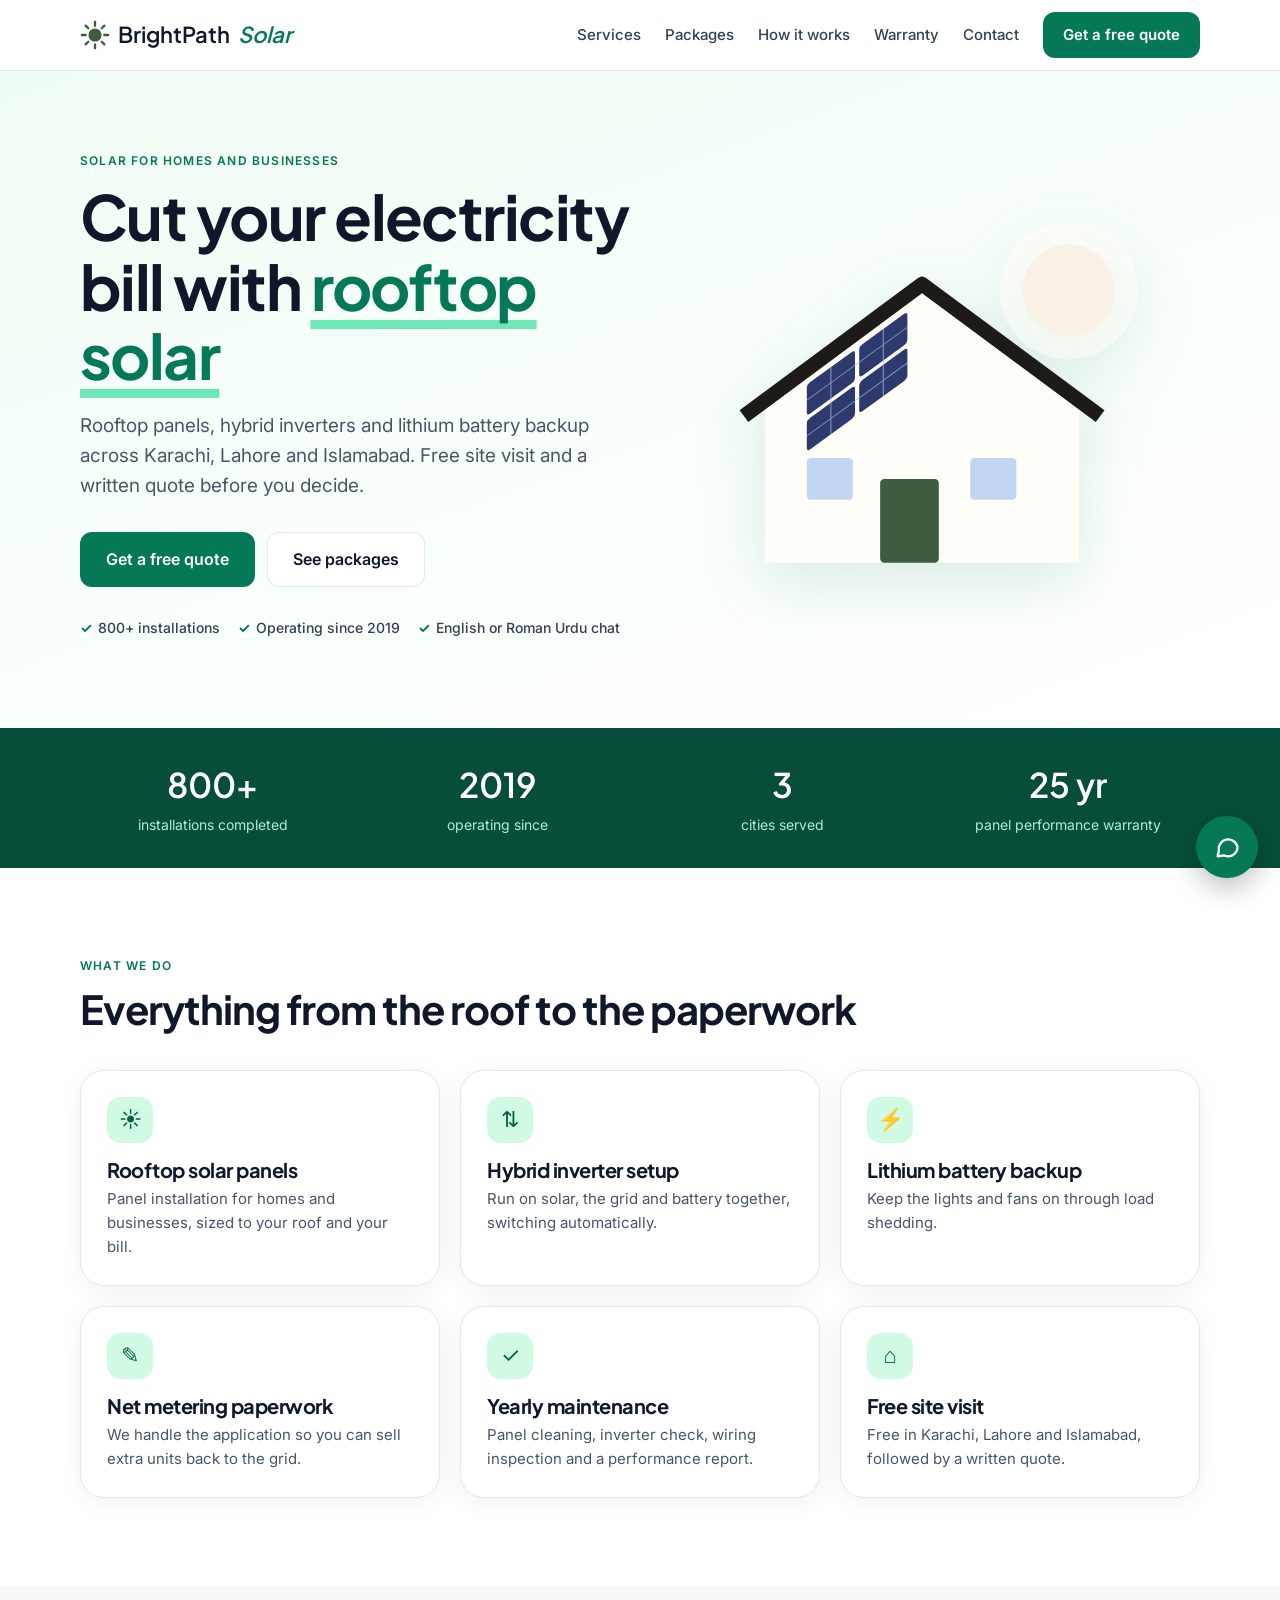
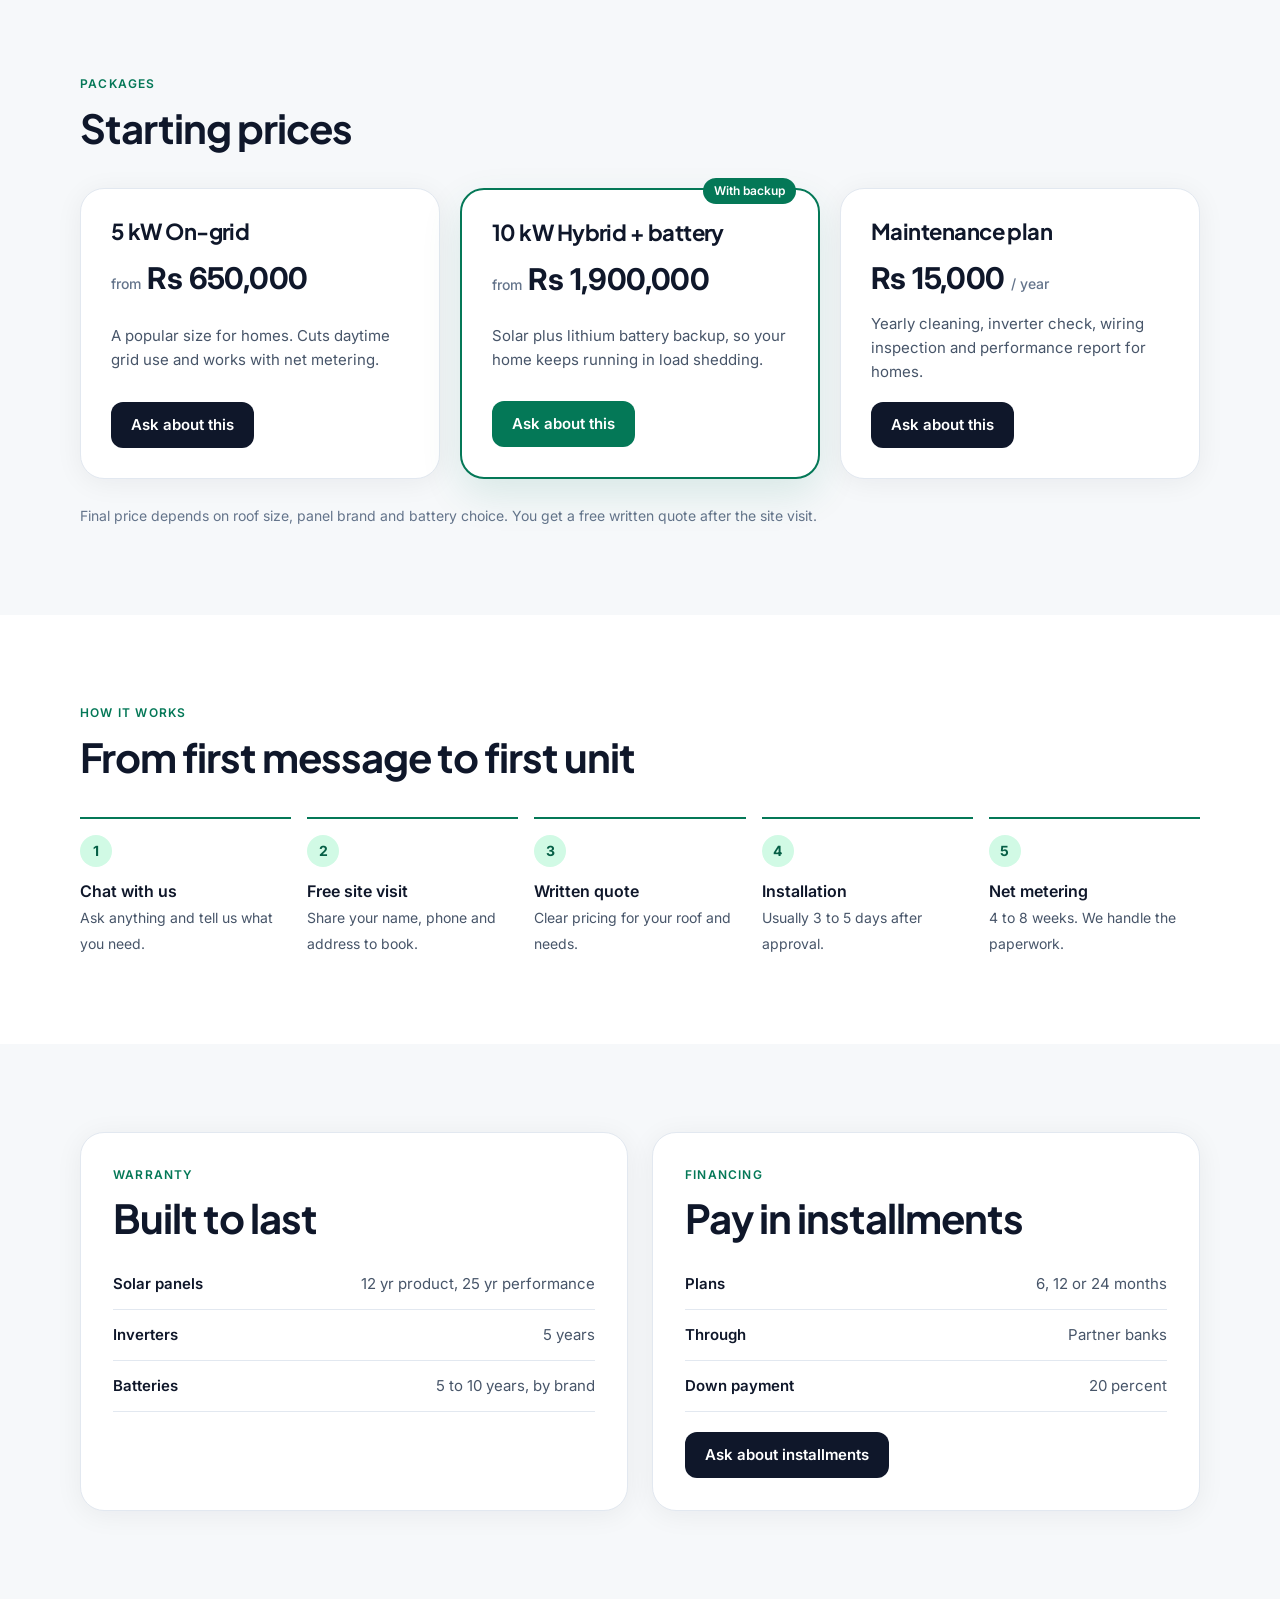
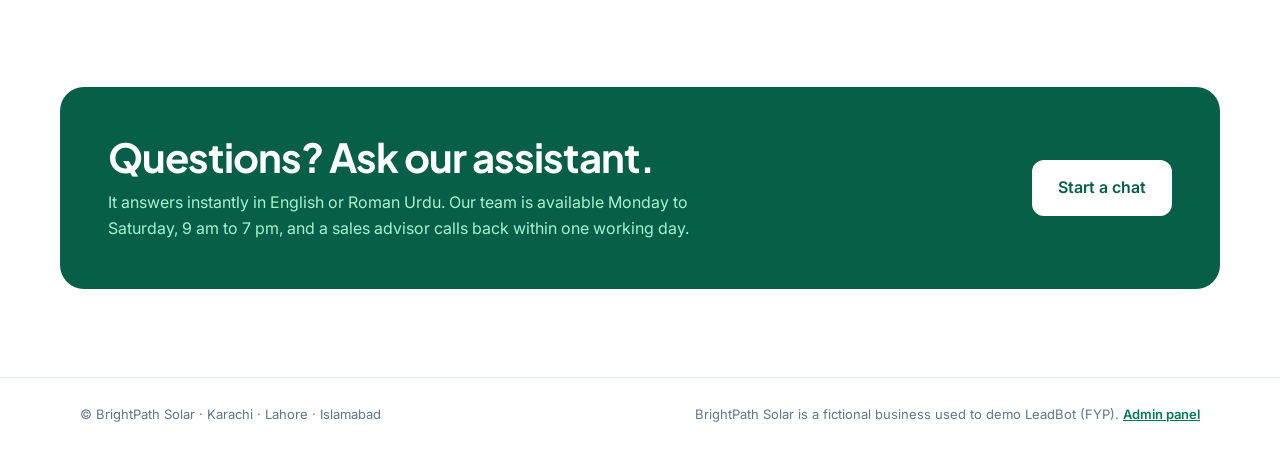
<file: static/index.html>
<!doctype html>
<html lang="en">
<head>
  <meta charset="utf-8">
  <meta name="viewport" content="width=device-width, initial-scale=1">
  <title>BrightPath Solar | Rooftop solar in Karachi, Lahore and Islamabad</title>
  <link rel="stylesheet" href="/static/fonts/fonts.css">
  <link rel="stylesheet" href="/static/site.css">
</head>
<body>
  <!-- Prices, warranties and policies on this page match kb/business.md, the knowledge base the chatbot answers from. -->
  <header class="nav">
    <div class="wrap nav-in">
      <a class="logo" href="#top">
        <svg viewBox="0 0 32 32" aria-hidden="true"><circle cx="16" cy="16" r="7" fill="#3E5C3F"/><g stroke="#3E5C3F" stroke-width="2.5" stroke-linecap="round"><path d="M16 2v4M16 26v4M2 16h4M26 16h4M6 6l2.8 2.8M23.2 23.2 26 26M6 26l2.8-2.8M23.2 8.8 26 6"/></g></svg>
        BrightPath <span>Solar</span>
      </a>
      <nav class="links">
        <a href="#services">Services</a>
        <a href="#packages">Packages</a>
        <a href="#process">How it works</a>
        <a href="#warranty">Warranty</a>
        <a href="#contact">Contact</a>
      </nav>
      <button class="btn btn-sun" data-chat>Get a free quote</button>
    </div>
  </header>

  <section class="hero" id="top">
    <div class="wrap hero-in">
      <div>
        <p class="eyebrow">Solar for homes and businesses</p>
        <h1>Cut your electricity bill with <em>rooftop solar</em></h1>
        <p class="lead">Rooftop panels, hybrid inverters and lithium battery backup across Karachi, Lahore and Islamabad. Free site visit and a written quote before you decide.</p>
        <div class="cta">
          <button class="btn btn-sun btn-lg" data-chat="I'd like a free quote for solar">Get a free quote</button>
          <a class="btn btn-ghost btn-lg" href="#packages">See packages</a>
        </div>
        <ul class="trust">
          <li>800+ installations</li>
          <li>Operating since 2019</li>
          <li>English or Roman Urdu chat</li>
        </ul>
      </div>
      <svg class="hero-art" viewBox="0 0 420 340" aria-hidden="true">
        <circle cx="330" cy="70" r="44" fill="#F2E3CF"/>
        <circle cx="330" cy="70" r="66" fill="#FFFDF8" opacity=".55"/>
        <path d="M40 330V180l150-110 150 110v150z" fill="#FFFDF8"/>
        <path d="M20 190 190 64l170 126" fill="none" stroke="#1C1B18" stroke-width="14" stroke-linejoin="round"/>
        <g transform="translate(80 160) skewY(-36)" fill="#2E3A6E">
          <rect width="46" height="30" rx="3"/><rect x="50" width="46" height="30" rx="3"/>
          <rect y="34" width="46" height="30" rx="3"/><rect x="50" y="34" width="46" height="30" rx="3"/>
        </g>
        <g transform="translate(80 160) skewY(-36)" stroke="#A5C1E8" stroke-width="1" opacity=".7">
          <path d="M23 0v64M73 0v64M0 15h96M0 49h96"/>
        </g>
        <rect x="150" y="250" width="56" height="80" rx="4" fill="#3E5C3F"/>
        <rect x="80" y="230" width="44" height="40" rx="4" fill="#C2D5F2"/>
        <rect x="236" y="230" width="44" height="40" rx="4" fill="#C2D5F2"/>
      </svg>
    </div>
  </section>

  <section class="stats">
    <div class="wrap stats-in">
      <div><b>800+</b><span>installations completed</span></div>
      <div><b>2019</b><span>operating since</span></div>
      <div><b>3</b><span>cities served</span></div>
      <div><b>25 yr</b><span>panel performance warranty</span></div>
    </div>
  </section>

  <section id="services" class="section">
    <div class="wrap">
      <p class="eyebrow">What we do</p>
      <h2>Everything from the roof to the paperwork</h2>
      <div class="grid3">
        <article class="card"><div class="ico">&#9728;</div><h3>Rooftop solar panels</h3><p>Panel installation for homes and businesses, sized to your roof and your bill.</p></article>
        <article class="card"><div class="ico">&#8645;</div><h3>Hybrid inverter setup</h3><p>Run on solar, the grid and battery together, switching automatically.</p></article>
        <article class="card"><div class="ico">&#9889;</div><h3>Lithium battery backup</h3><p>Keep the lights and fans on through load shedding.</p></article>
        <article class="card"><div class="ico">&#9998;</div><h3>Net metering paperwork</h3><p>We handle the application so you can sell extra units back to the grid.</p></article>
        <article class="card"><div class="ico">&#10003;</div><h3>Yearly maintenance</h3><p>Panel cleaning, inverter check, wiring inspection and a performance report.</p></article>
        <article class="card"><div class="ico">&#8962;</div><h3>Free site visit</h3><p>Free in Karachi, Lahore and Islamabad, followed by a written quote.</p></article>
      </div>
    </div>
  </section>

  <section id="packages" class="section alt">
    <div class="wrap">
      <p class="eyebrow">Packages</p>
      <h2>Starting prices</h2>
      <div class="grid3">
        <article class="price">
          <h3>5 kW On-grid</h3>
          <p class="amt"><small>from</small> Rs 650,000</p>
          <p>A popular size for homes. Cuts daytime grid use and works with net metering.</p>
          <button class="btn btn-dark" data-chat="How much is a 5 kW on-grid system?">Ask about this</button>
        </article>
        <article class="price featured">
          <span class="tag">With backup</span>
          <h3>10 kW Hybrid + battery</h3>
          <p class="amt"><small>from</small> Rs 1,900,000</p>
          <p>Solar plus lithium battery backup, so your home keeps running in load shedding.</p>
          <button class="btn btn-sun" data-chat="Tell me about the 10 kW hybrid system with battery">Ask about this</button>
        </article>
        <article class="price">
          <h3>Maintenance plan</h3>
          <p class="amt">Rs 15,000 <small>/ year</small></p>
          <p>Yearly cleaning, inverter check, wiring inspection and performance report for homes.</p>
          <button class="btn btn-dark" data-chat="What does the yearly maintenance plan include?">Ask about this</button>
        </article>
      </div>
      <p class="fine">Final price depends on roof size, panel brand and battery choice. You get a free written quote after the site visit.</p>
    </div>
  </section>

  <section id="process" class="section">
    <div class="wrap">
      <p class="eyebrow">How it works</p>
      <h2>From first message to first unit</h2>
      <ol class="steps">
        <li><b>Chat with us</b><span>Ask anything and tell us what you need.</span></li>
        <li><b>Free site visit</b><span>Share your name, phone and address to book.</span></li>
        <li><b>Written quote</b><span>Clear pricing for your roof and needs.</span></li>
        <li><b>Installation</b><span>Usually 3 to 5 days after approval.</span></li>
        <li><b>Net metering</b><span>4 to 8 weeks. We handle the paperwork.</span></li>
      </ol>
    </div>
  </section>

  <section id="warranty" class="section alt">
    <div class="wrap two">
      <div class="panel">
        <p class="eyebrow">Warranty</p>
        <h2>Built to last</h2>
        <ul class="list">
          <li><b>Solar panels</b><span>12 yr product, 25 yr performance</span></li>
          <li><b>Inverters</b><span>5 years</span></li>
          <li><b>Batteries</b><span>5 to 10 years, by brand</span></li>
        </ul>
      </div>
      <div class="panel">
        <p class="eyebrow">Financing</p>
        <h2>Pay in installments</h2>
        <ul class="list">
          <li><b>Plans</b><span>6, 12 or 24 months</span></li>
          <li><b>Through</b><span>Partner banks</span></li>
          <li><b>Down payment</b><span>20 percent</span></li>
        </ul>
        <button class="btn btn-dark" data-chat="Do you offer installments?">Ask about installments</button>
      </div>
    </div>
  </section>

  <section id="contact" class="section">
    <div class="wrap banner">
      <div>
        <h2>Questions? Ask our assistant.</h2>
        <p>It answers instantly in English or Roman Urdu. Our team is available Monday to Saturday, 9 am to 7 pm, and a sales advisor calls back within one working day.</p>
      </div>
      <button class="btn btn-sun btn-lg" data-chat>Start a chat</button>
    </div>
  </section>

  <footer class="foot">
    <div class="wrap foot-in">
      <span>&copy; BrightPath Solar &middot; Karachi &middot; Lahore &middot; Islamabad</span>
      <span>BrightPath Solar is a fictional business used to demo LeadBot (FYP). <a href="/admin">Admin panel</a></span>
    </div>
  </footer>

  <script src="/static/widget.js" data-title="BrightPath Assistant" defer></script>
  <script>
    // Any button with data-chat opens the chatbot (and sends its text, if it has one)
    document.querySelectorAll("[data-chat]").forEach(b => b.addEventListener("click", () => {
      if (window.LeadBot) window.LeadBot.open(b.dataset.chat || "");
    }));
  </script>
</body>
</html>
</file>
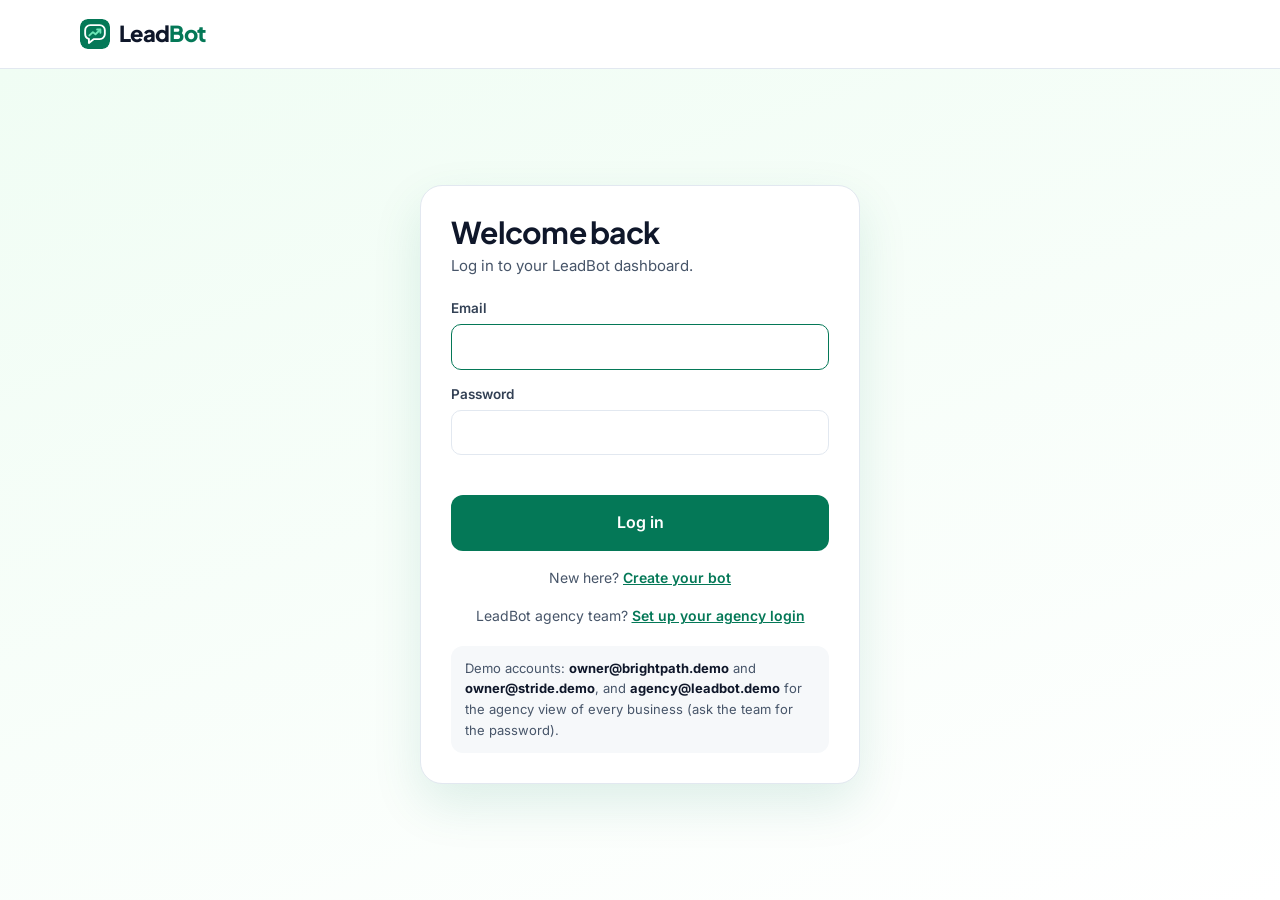
<file: static/auth.html>
<!doctype html>
<html lang="en">
<head>
  <meta charset="utf-8">
  <meta name="viewport" content="width=device-width, initial-scale=1">
  <title>LeadBot | Sign up or log in</title>
  <link rel="icon" href="/static/brand/favicon.svg" type="image/svg+xml">
  <link rel="icon" href="/static/brand/favicon-32.png" sizes="32x32" type="image/png">
  <link rel="apple-touch-icon" href="/static/brand/apple-touch-icon.png">
  <link rel="manifest" href="/static/brand/site.webmanifest">
  <meta name="theme-color" content="#047857">
  <link rel="stylesheet" href="/static/fonts/fonts.css">
  <link rel="stylesheet" href="/static/product.css">
</head>
<body>
  <header class="nav">
    <div class="wrap nav-in">
      <a class="logo" href="/">
        <img class="mark" src="/static/brand/logo-mark.svg" alt="" width="30" height="30">
        <span class="word">Lead<span class="bot">Bot</span></span>
      </a>
    </div>
  </header>

  <main class="auth">
    <!-- sign up -->
    <form id="signup" class="auth-card" hidden>
      <h1>Create your bot</h1>
      <p class="sub">Your business gets its own bot, knowledge base and dashboard.</p>
      <label class="field">Business name<input name="business_name" required minlength="2" maxlength="80" placeholder="Stride Shoes"></label>
      <label class="field">What kind of business?
        <select name="industry" id="industry">
          <option value="shoes">Shoe store</option>
          <option value="solar">Solar installer</option>
          <option value="blank">Something else (start from scratch)</option>
        </select>
        <small>Pick the closest. It gives your bot a starting knowledge base you then edit.</small>
      </label>
      <label class="field">Website <small>(optional)</small><input name="website" type="url" placeholder="https://www.example.com"></label>
      <label class="field">Your name<input name="name" required minlength="2" maxlength="80"></label>
      <label class="field">Email<input name="email" type="email" required autocomplete="email"></label>
      <label class="field">Password <small>(at least 8 characters)</small><input name="password" type="password" required minlength="8" autocomplete="new-password"></label>
      <p class="err" id="signup-err"></p>
      <button class="btn btn-lg" type="submit" style="width:100%">Create account</button>
      <p class="auth-switch">Already have an account? <a href="/login">Log in</a></p>
    </form>

    <!-- log in -->
    <form id="login" class="auth-card" hidden>
      <h1>Welcome back</h1>
      <p class="sub">Log in to your LeadBot dashboard.</p>
      <label class="field">Email<input name="email" type="email" required autocomplete="email"></label>
      <label class="field">Password<input name="password" type="password" required autocomplete="current-password"></label>
      <p class="err" id="login-err"></p>
      <button class="btn btn-lg" type="submit" style="width:100%">Log in</button>
      <p class="auth-switch">New here? <a href="/signup">Create your bot</a></p>
      <p class="auth-switch">LeadBot agency team? <a href="/join">Set up your agency login</a></p>
      <div class="demo-hint">Demo accounts: <b>owner@brightpath.demo</b> and <b>owner@stride.demo</b>, and <b>agency@leadbot.demo</b> for the agency view of every business (ask the team for the password).</div>
    </form>
    <form id="join" class="auth-card" hidden>
      <h1>Join the LeadBot agency</h1>
      <p class="sub">For the team running LeadBot. Your email must already be on the agency list (SUPER_ADMINS); you choose your own password.</p>
      <label class="field">Your name<input name="name" required minlength="2" maxlength="80"></label>
      <label class="field">Email<input name="email" type="email" required autocomplete="email"></label>
      <label class="field">Password <small>(at least 8 characters)</small><input name="password" type="password" required minlength="8" autocomplete="new-password"></label>
      <p class="err" id="join-err"></p>
      <button class="btn btn-lg" type="submit" style="width:100%">Create agency login</button>
      <p class="auth-switch">Already set up? <a href="/login">Log in</a></p>
    </form>
  </main>


  <script>
    const mode = location.pathname.startsWith("/signup") ? "signup" : location.pathname.startsWith("/join") ? "join" : "login";
    const form = document.getElementById(mode);
    form.hidden = false;
    form.querySelector("input").focus();
    // the full template list comes from the server, so a new template appears here by itself
    if (mode === "signup") fetch("/api/templates").then(r => r.json()).then(list => {
      const sel = document.getElementById("industry");
      sel.innerHTML = list.map(t => `<option value="${t.key}">${t.key === "blank" ? "Something else (start from scratch)" : t.label}</option>`).join("");
      sel.value = "shoes";
    }).catch(() => { /* keep the three built-in options */ });
    form.onsubmit = async e => {
      e.preventDefault();
      const err = document.getElementById(mode + "-err");
      const btn = form.querySelector("button[type=submit]");
      err.textContent = ""; btn.disabled = true;
      try {
        const r = await fetch("/api/auth/" + mode, {
          method: "POST", headers: { "Content-Type": "application/json" },
          body: JSON.stringify(Object.fromEntries(new FormData(form))),
        });
        const data = await r.json().catch(() => ({}));
        if (!r.ok) {
          // FastAPI sends a list for validation errors and a string for ours
          err.textContent = typeof data.detail === "string" ? data.detail : "Please check the fields and try again.";
        } else {
          location.href = data.next || "/app";
          return;
        }
      } catch (e2) {
        err.textContent = "Could not reach the server. Please try again.";
      }
      btn.disabled = false;
    };
  </script>
</body>
</html>
</file>
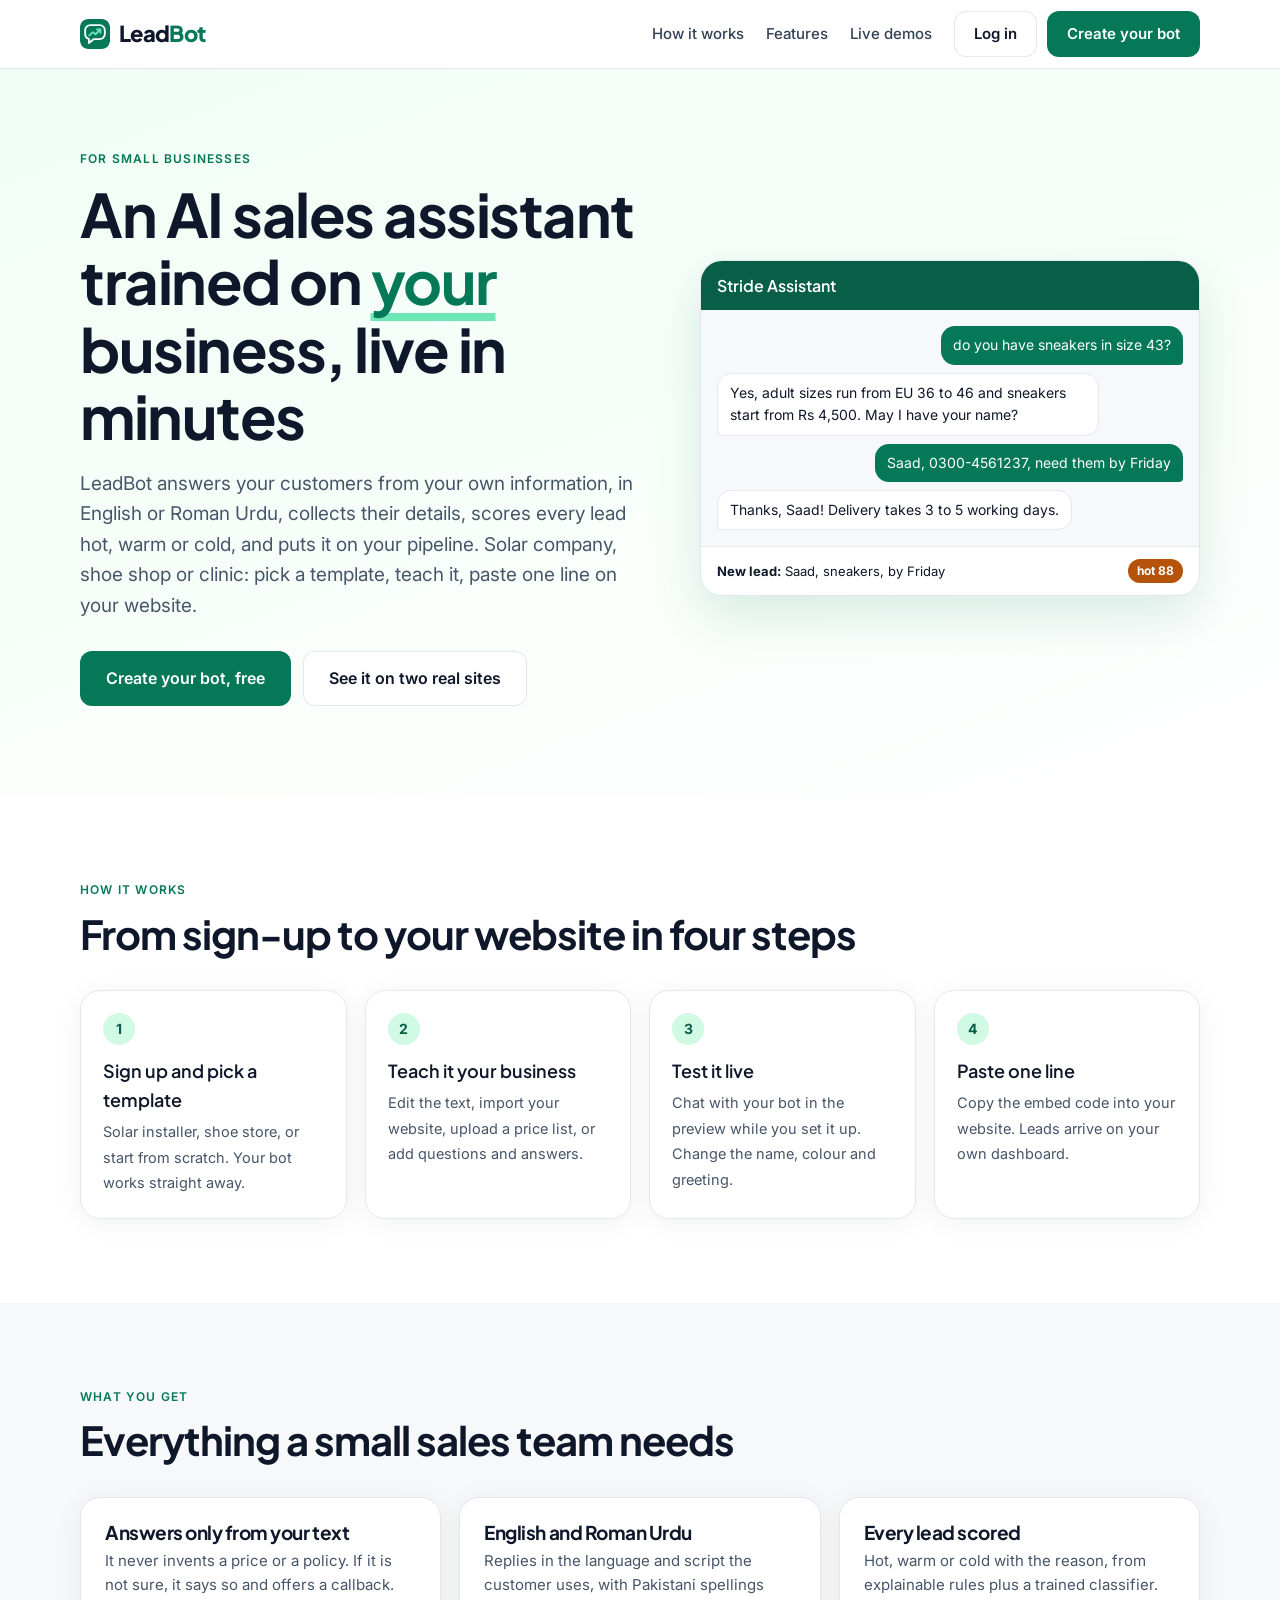
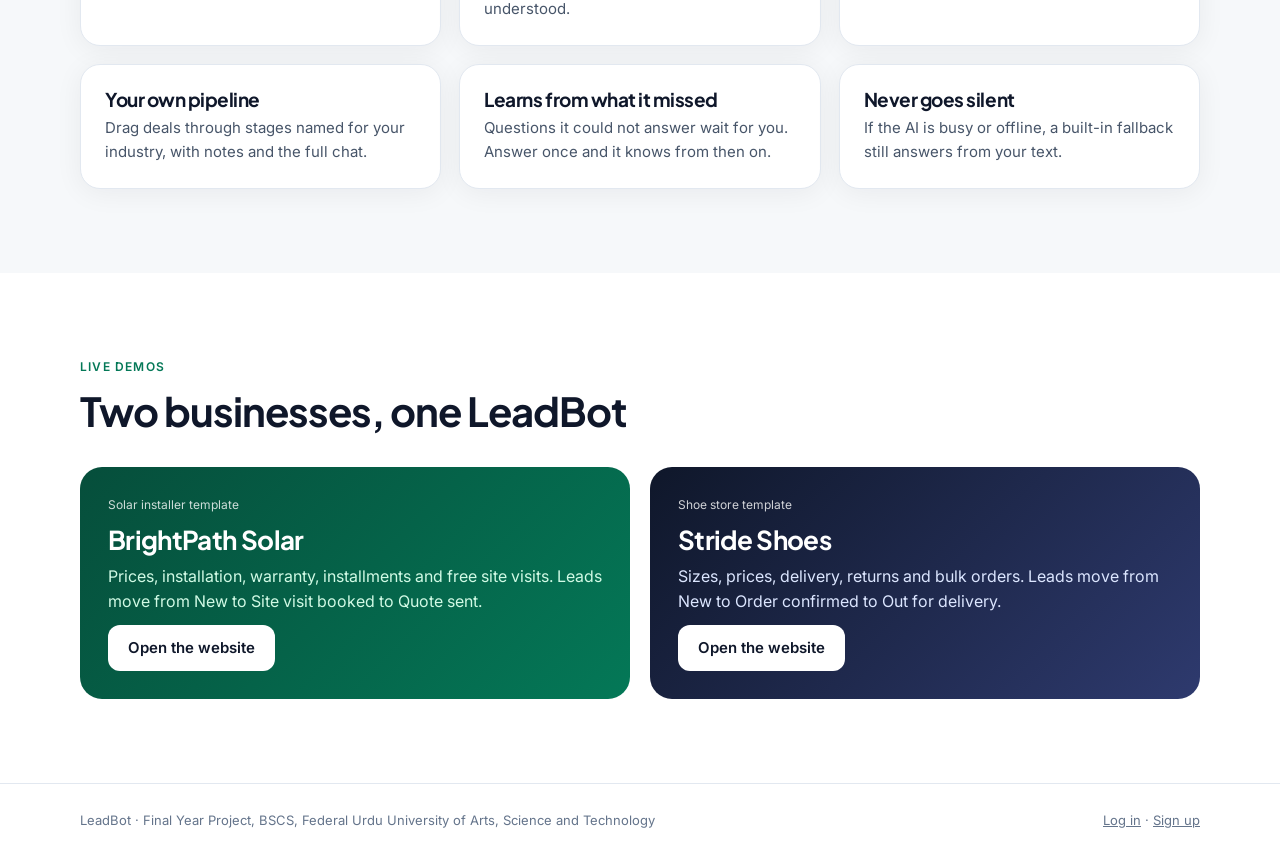
<file: static/landing.html>
<!doctype html>
<html lang="en">
<head>
  <meta charset="utf-8">
  <meta name="viewport" content="width=device-width, initial-scale=1">
  <title>LeadBot | An AI sales assistant for your business</title>
  <link rel="icon" href="/static/brand/favicon.svg" type="image/svg+xml">
  <link rel="icon" href="/static/brand/favicon-32.png" sizes="32x32" type="image/png">
  <link rel="apple-touch-icon" href="/static/brand/apple-touch-icon.png">
  <link rel="manifest" href="/static/brand/site.webmanifest">
  <meta name="theme-color" content="#047857">
  <link rel="stylesheet" href="/static/fonts/fonts.css">
  <link rel="stylesheet" href="/static/product.css">
</head>
<body>
  <header class="nav">
    <div class="wrap nav-in">
      <a class="logo" href="/">
        <img class="mark" src="/static/brand/logo-mark.svg" alt="" width="30" height="30">
        <span class="word">Lead<span class="bot">Bot</span></span>
      </a>
      <nav class="links">
        <a href="#how">How it works</a>
        <a href="#features">Features</a>
        <a href="#demos">Live demos</a>
      </nav>
      <div class="nav-cta">
        <a class="btn btn-ghost" href="/login">Log in</a>
        <a class="btn" href="/signup">Create your bot</a>
      </div>
    </div>
  </header>

  <section class="hero">
    <div class="wrap hero-in">
      <div>
        <p class="eyebrow">For small businesses</p>
        <h1>An AI sales assistant trained on <em>your</em> business, live in minutes</h1>
        <p class="lead">LeadBot answers your customers from your own information, in English or Roman Urdu, collects their details, scores every lead hot, warm or cold, and puts it on your pipeline. Solar company, shoe shop or clinic: pick a template, teach it, paste one line on your website.</p>
        <div class="cta">
          <a class="btn btn-lg" href="/signup">Create your bot, free</a>
          <a class="btn btn-ghost btn-lg" href="#demos">See it on two real sites</a>
        </div>
      </div>
      <div class="mock" aria-hidden="true">
        <div class="mock-head">Stride Assistant</div>
        <div class="mock-body">
          <div class="bub u">do you have sneakers in size 43?</div>
          <div class="bub b">Yes, adult sizes run from EU 36 to 46 and sneakers start from Rs 4,500. May I have your name?</div>
          <div class="bub u">Saad, 0300-4561237, need them by Friday</div>
          <div class="bub b">Thanks, Saad! Delivery takes 3 to 5 working days.</div>
        </div>
        <div class="mock-lead"><span><b>New lead:</b> Saad, sneakers, by Friday</span><span class="tag">hot 88</span></div>
      </div>
    </div>
  </section>

  <section id="how" class="section">
    <div class="wrap">
      <p class="eyebrow">How it works</p>
      <h2>From sign-up to your website in four steps</h2>
      <ol class="steps">
        <li><b>Sign up and pick a template</b><span>Solar installer, shoe store, or start from scratch. Your bot works straight away.</span></li>
        <li><b>Teach it your business</b><span>Edit the text, import your website, upload a price list, or add questions and answers.</span></li>
        <li><b>Test it live</b><span>Chat with your bot in the preview while you set it up. Change the name, colour and greeting.</span></li>
        <li><b>Paste one line</b><span>Copy the embed code into your website. Leads arrive on your own dashboard.</span></li>
      </ol>
    </div>
  </section>

  <section id="features" class="section alt">
    <div class="wrap">
      <p class="eyebrow">What you get</p>
      <h2>Everything a small sales team needs</h2>
      <div class="grid3">
        <article class="card"><h3>Answers only from your text</h3><p>It never invents a price or a policy. If it is not sure, it says so and offers a callback.</p></article>
        <article class="card"><h3>English and Roman Urdu</h3><p>Replies in the language and script the customer uses, with Pakistani spellings understood.</p></article>
        <article class="card"><h3>Every lead scored</h3><p>Hot, warm or cold with the reason, from explainable rules plus a trained classifier.</p></article>
        <article class="card"><h3>Your own pipeline</h3><p>Drag deals through stages named for your industry, with notes and the full chat.</p></article>
        <article class="card"><h3>Learns from what it missed</h3><p>Questions it could not answer wait for you. Answer once and it knows from then on.</p></article>
        <article class="card"><h3>Never goes silent</h3><p>If the AI is busy or offline, a built-in fallback still answers from your text.</p></article>
      </div>
    </div>
  </section>

  <section id="demos" class="section">
    <div class="wrap">
      <p class="eyebrow">Live demos</p>
      <h2>Two businesses, one LeadBot</h2>
      <div class="demos">
        <article class="demo solar">
          <small>Solar installer template</small>
          <h3>BrightPath Solar</h3>
          <p>Prices, installation, warranty, installments and free site visits. Leads move from New to Site visit booked to Quote sent.</p>
          <a class="btn" href="/demo/brightpath-solar" target="_blank">Open the website</a>
        </article>
        <article class="demo shoes">
          <small>Shoe store template</small>
          <h3>Stride Shoes</h3>
          <p>Sizes, prices, delivery, returns and bulk orders. Leads move from New to Order confirmed to Out for delivery.</p>
          <a class="btn" href="/demo/stride-shoes" target="_blank">Open the website</a>
        </article>
      </div>
    </div>
  </section>

  <footer class="foot">
    <div class="wrap foot-in">
      <span>LeadBot &middot; Final Year Project, BSCS, Federal Urdu University of Arts, Science and Technology</span>
      <span><a href="/login">Log in</a> &middot; <a href="/signup">Sign up</a></span>
    </div>
  </footer>
</body>
</html>
</file>
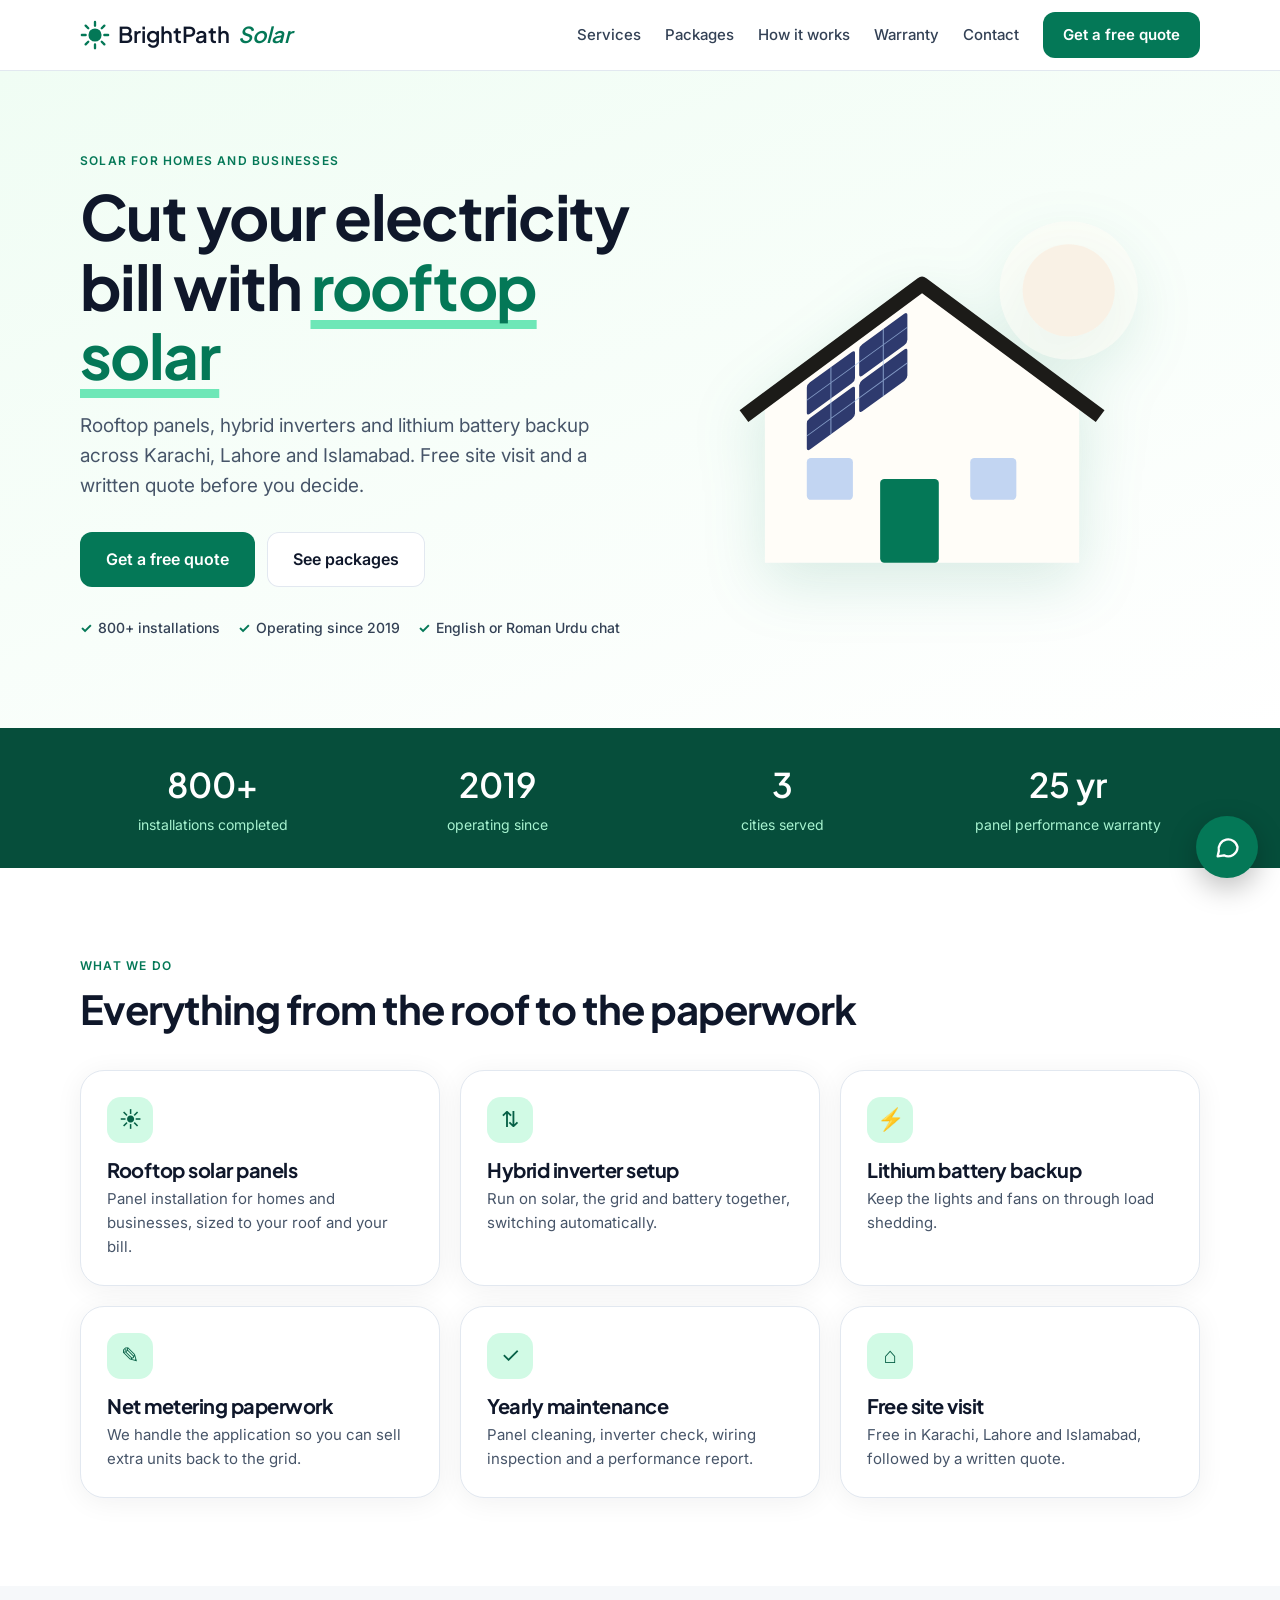
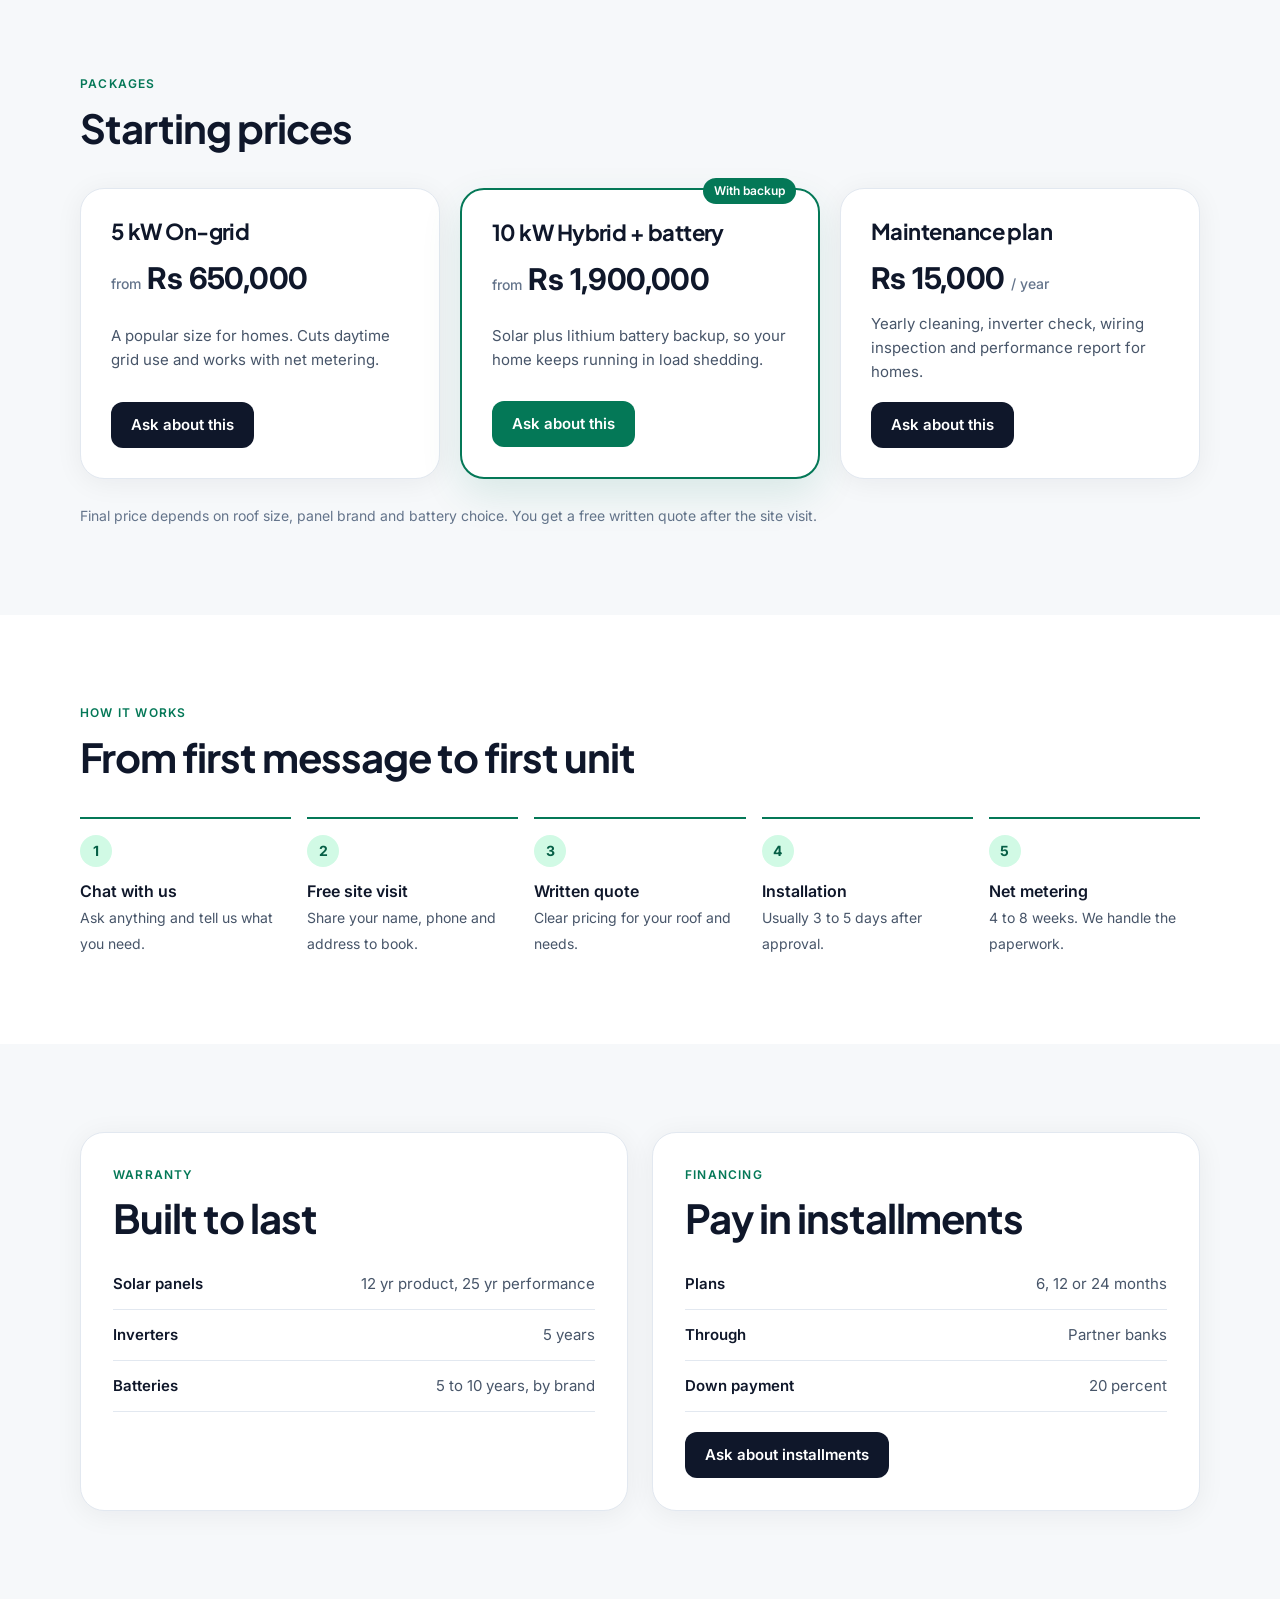
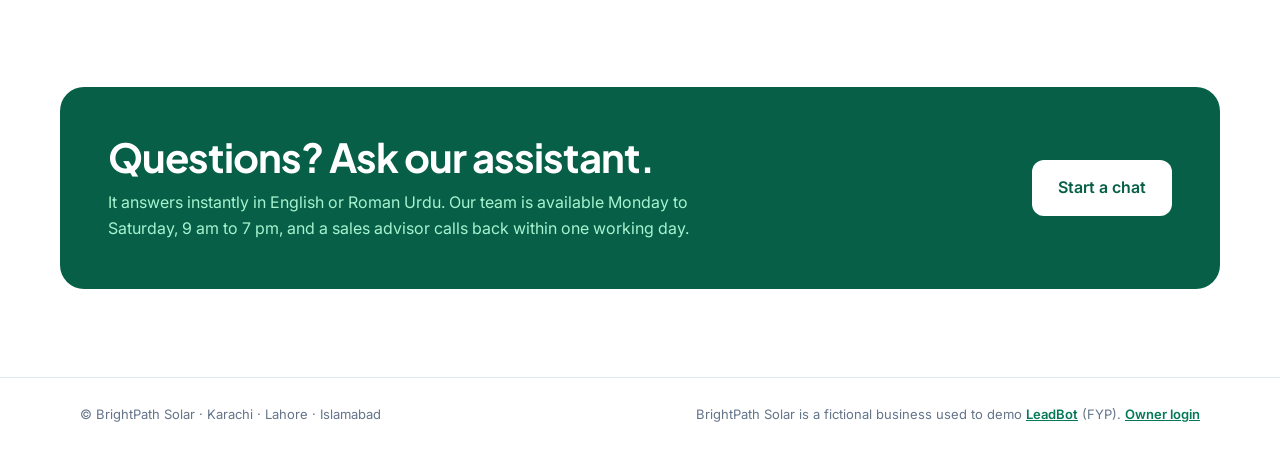
<file: static/demo/brightpath.html>
<!doctype html>
<html lang="en">
<head>
  <meta charset="utf-8">
  <meta name="viewport" content="width=device-width, initial-scale=1">
  <title>BrightPath Solar | Rooftop solar in Karachi, Lahore and Islamabad</title>
  <link rel="stylesheet" href="/static/fonts/fonts.css">
  <link rel="stylesheet" href="/static/site.css">
</head>
<body>
  <!-- Prices, warranties and policies on this page match kb/business.md, the knowledge base the chatbot answers from. -->
  <header class="nav">
    <div class="wrap nav-in">
      <a class="logo" href="#top">
        <svg viewBox="0 0 32 32" aria-hidden="true"><circle cx="16" cy="16" r="7" fill="#047857"/><g stroke="#047857" stroke-width="2.5" stroke-linecap="round"><path d="M16 2v4M16 26v4M2 16h4M26 16h4M6 6l2.8 2.8M23.2 23.2 26 26M6 26l2.8-2.8M23.2 8.8 26 6"/></g></svg>
        BrightPath <span>Solar</span>
      </a>
      <nav class="links">
        <a href="#services">Services</a>
        <a href="#packages">Packages</a>
        <a href="#process">How it works</a>
        <a href="#warranty">Warranty</a>
        <a href="#contact">Contact</a>
      </nav>
      <button class="btn btn-sun" data-chat>Get a free quote</button>
    </div>
  </header>

  <section class="hero" id="top">
    <div class="wrap hero-in">
      <div>
        <p class="eyebrow">Solar for homes and businesses</p>
        <h1>Cut your electricity bill with <em>rooftop solar</em></h1>
        <p class="lead">Rooftop panels, hybrid inverters and lithium battery backup across Karachi, Lahore and Islamabad. Free site visit and a written quote before you decide.</p>
        <div class="cta">
          <button class="btn btn-sun btn-lg" data-chat="I'd like a free quote for solar">Get a free quote</button>
          <a class="btn btn-ghost btn-lg" href="#packages">See packages</a>
        </div>
        <ul class="trust">
          <li>800+ installations</li>
          <li>Operating since 2019</li>
          <li>English or Roman Urdu chat</li>
        </ul>
      </div>
      <svg class="hero-art" viewBox="0 0 420 340" aria-hidden="true">
        <circle cx="330" cy="70" r="44" fill="#F2E3CF"/>
        <circle cx="330" cy="70" r="66" fill="#FFFDF8" opacity=".55"/>
        <path d="M40 330V180l150-110 150 110v150z" fill="#FFFDF8"/>
        <path d="M20 190 190 64l170 126" fill="none" stroke="#1C1B18" stroke-width="14" stroke-linejoin="round"/>
        <g transform="translate(80 160) skewY(-36)" fill="#2E3A6E">
          <rect width="46" height="30" rx="3"/><rect x="50" width="46" height="30" rx="3"/>
          <rect y="34" width="46" height="30" rx="3"/><rect x="50" y="34" width="46" height="30" rx="3"/>
        </g>
        <g transform="translate(80 160) skewY(-36)" stroke="#A5C1E8" stroke-width="1" opacity=".7">
          <path d="M23 0v64M73 0v64M0 15h96M0 49h96"/>
        </g>
        <rect x="150" y="250" width="56" height="80" rx="4" fill="#047857"/>
        <rect x="80" y="230" width="44" height="40" rx="4" fill="#C2D5F2"/>
        <rect x="236" y="230" width="44" height="40" rx="4" fill="#C2D5F2"/>
      </svg>
    </div>
  </section>

  <section class="stats">
    <div class="wrap stats-in">
      <div><b>800+</b><span>installations completed</span></div>
      <div><b>2019</b><span>operating since</span></div>
      <div><b>3</b><span>cities served</span></div>
      <div><b>25 yr</b><span>panel performance warranty</span></div>
    </div>
  </section>

  <section id="services" class="section">
    <div class="wrap">
      <p class="eyebrow">What we do</p>
      <h2>Everything from the roof to the paperwork</h2>
      <div class="grid3">
        <article class="card"><div class="ico">&#9728;</div><h3>Rooftop solar panels</h3><p>Panel installation for homes and businesses, sized to your roof and your bill.</p></article>
        <article class="card"><div class="ico">&#8645;</div><h3>Hybrid inverter setup</h3><p>Run on solar, the grid and battery together, switching automatically.</p></article>
        <article class="card"><div class="ico">&#9889;</div><h3>Lithium battery backup</h3><p>Keep the lights and fans on through load shedding.</p></article>
        <article class="card"><div class="ico">&#9998;</div><h3>Net metering paperwork</h3><p>We handle the application so you can sell extra units back to the grid.</p></article>
        <article class="card"><div class="ico">&#10003;</div><h3>Yearly maintenance</h3><p>Panel cleaning, inverter check, wiring inspection and a performance report.</p></article>
        <article class="card"><div class="ico">&#8962;</div><h3>Free site visit</h3><p>Free in Karachi, Lahore and Islamabad, followed by a written quote.</p></article>
      </div>
    </div>
  </section>

  <section id="packages" class="section alt">
    <div class="wrap">
      <p class="eyebrow">Packages</p>
      <h2>Starting prices</h2>
      <div class="grid3">
        <article class="price">
          <h3>5 kW On-grid</h3>
          <p class="amt"><small>from</small> Rs 650,000</p>
          <p>A popular size for homes. Cuts daytime grid use and works with net metering.</p>
          <button class="btn btn-dark" data-chat="How much is a 5 kW on-grid system?">Ask about this</button>
        </article>
        <article class="price featured">
          <span class="tag">With backup</span>
          <h3>10 kW Hybrid + battery</h3>
          <p class="amt"><small>from</small> Rs 1,900,000</p>
          <p>Solar plus lithium battery backup, so your home keeps running in load shedding.</p>
          <button class="btn btn-sun" data-chat="Tell me about the 10 kW hybrid system with battery">Ask about this</button>
        </article>
        <article class="price">
          <h3>Maintenance plan</h3>
          <p class="amt">Rs 15,000 <small>/ year</small></p>
          <p>Yearly cleaning, inverter check, wiring inspection and performance report for homes.</p>
          <button class="btn btn-dark" data-chat="What does the yearly maintenance plan include?">Ask about this</button>
        </article>
      </div>
      <p class="fine">Final price depends on roof size, panel brand and battery choice. You get a free written quote after the site visit.</p>
    </div>
  </section>

  <section id="process" class="section">
    <div class="wrap">
      <p class="eyebrow">How it works</p>
      <h2>From first message to first unit</h2>
      <ol class="steps">
        <li><b>Chat with us</b><span>Ask anything and tell us what you need.</span></li>
        <li><b>Free site visit</b><span>Share your name, phone and address to book.</span></li>
        <li><b>Written quote</b><span>Clear pricing for your roof and needs.</span></li>
        <li><b>Installation</b><span>Usually 3 to 5 days after approval.</span></li>
        <li><b>Net metering</b><span>4 to 8 weeks. We handle the paperwork.</span></li>
      </ol>
    </div>
  </section>

  <section id="warranty" class="section alt">
    <div class="wrap two">
      <div class="panel">
        <p class="eyebrow">Warranty</p>
        <h2>Built to last</h2>
        <ul class="list">
          <li><b>Solar panels</b><span>12 yr product, 25 yr performance</span></li>
          <li><b>Inverters</b><span>5 years</span></li>
          <li><b>Batteries</b><span>5 to 10 years, by brand</span></li>
        </ul>
      </div>
      <div class="panel">
        <p class="eyebrow">Financing</p>
        <h2>Pay in installments</h2>
        <ul class="list">
          <li><b>Plans</b><span>6, 12 or 24 months</span></li>
          <li><b>Through</b><span>Partner banks</span></li>
          <li><b>Down payment</b><span>20 percent</span></li>
        </ul>
        <button class="btn btn-dark" data-chat="Do you offer installments?">Ask about installments</button>
      </div>
    </div>
  </section>

  <section id="contact" class="section">
    <div class="wrap banner">
      <div>
        <h2>Questions? Ask our assistant.</h2>
        <p>It answers instantly in English or Roman Urdu. Our team is available Monday to Saturday, 9 am to 7 pm, and a sales advisor calls back within one working day.</p>
      </div>
      <button class="btn btn-sun btn-lg" data-chat>Start a chat</button>
    </div>
  </section>

  <footer class="foot">
    <div class="wrap foot-in">
      <span>&copy; BrightPath Solar &middot; Karachi &middot; Lahore &middot; Islamabad</span>
      <span>BrightPath Solar is a fictional business used to demo <a href="/">LeadBot</a> (FYP). <a href="/login">Owner login</a></span>
    </div>
  </footer>

  <!-- The LeadBot embed code, exactly as the owner copies it from Setup & install -->
  <script src="/static/widget.js" data-bot="brightpath-solar" data-color="#047857" data-teaser="Hi! Want a solar quote? Ask me anything." defer></script>
  <script>
    // Any button with data-chat opens the chatbot (and sends its text, if it has one)
    document.querySelectorAll("[data-chat]").forEach(b => b.addEventListener("click", () => {
      if (window.LeadBot) window.LeadBot.open(b.dataset.chat || "");
    }));
  </script>
</body>
</html>
</file>
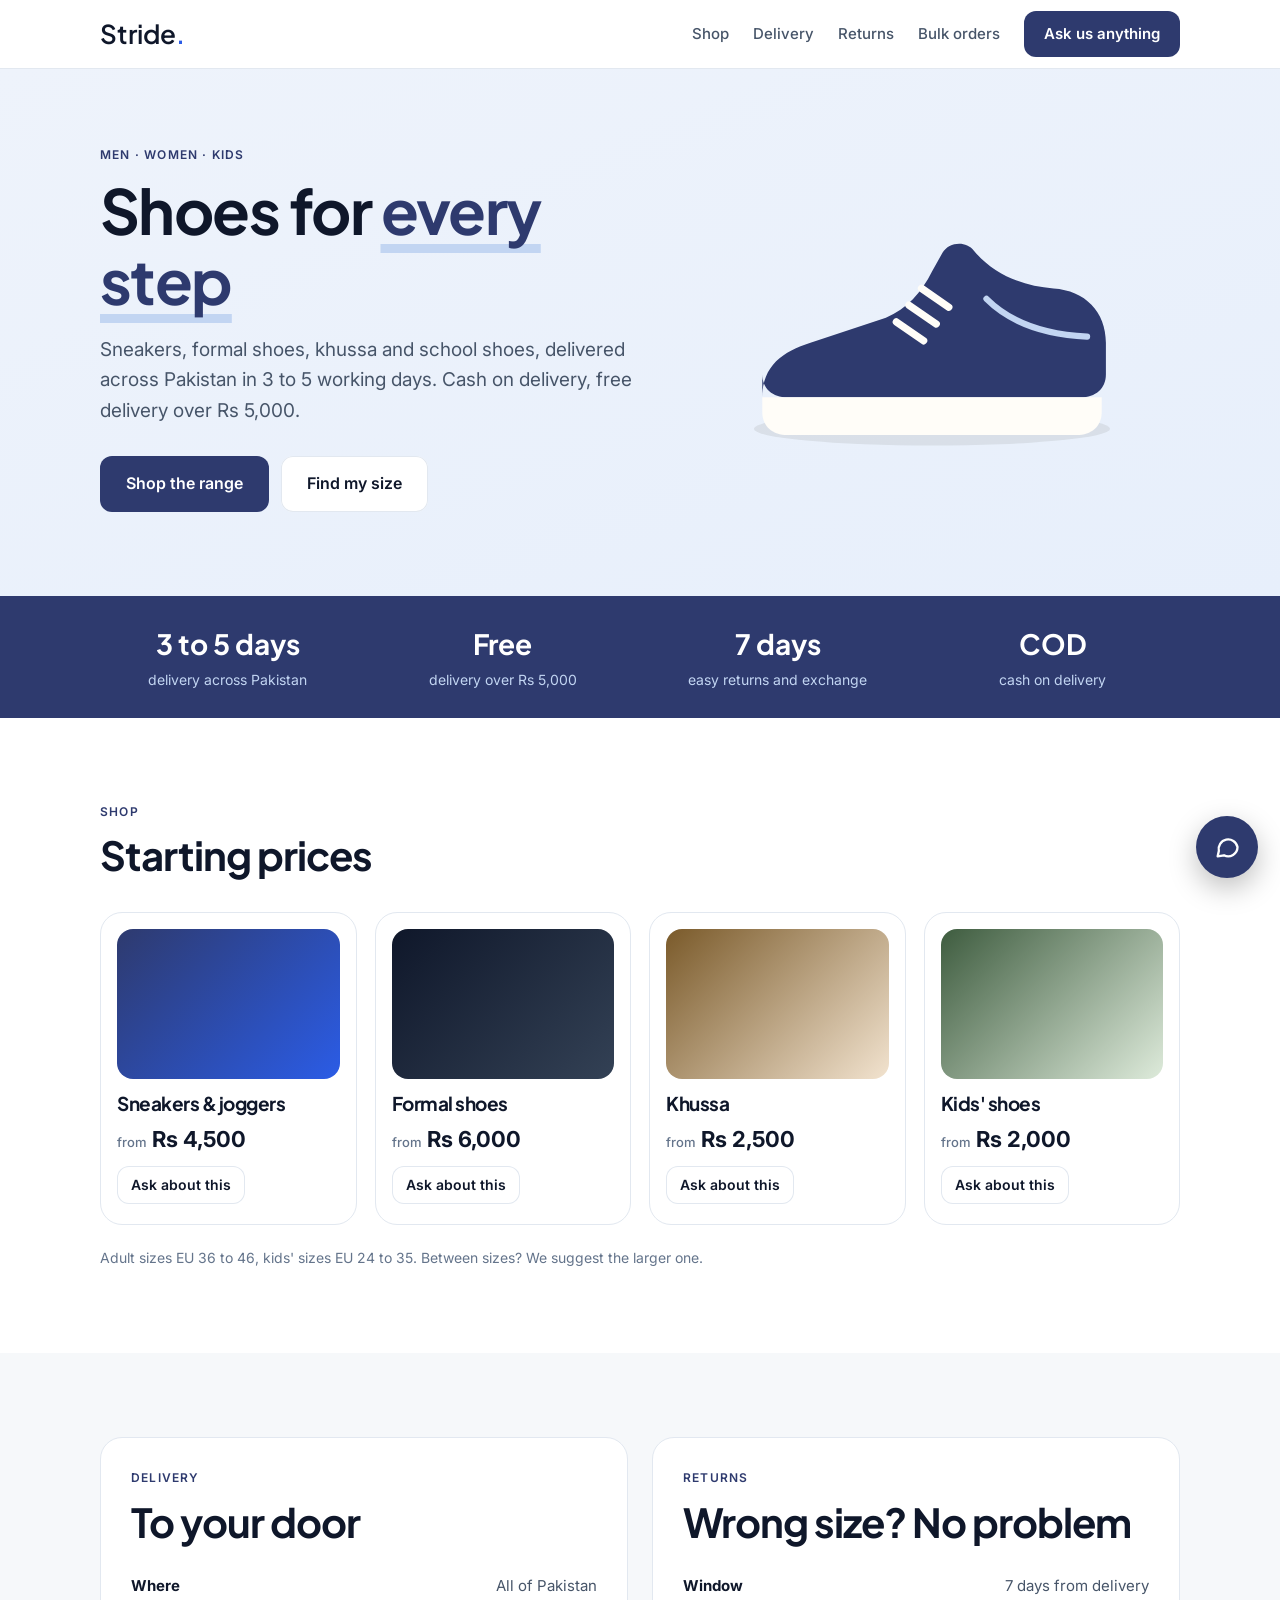
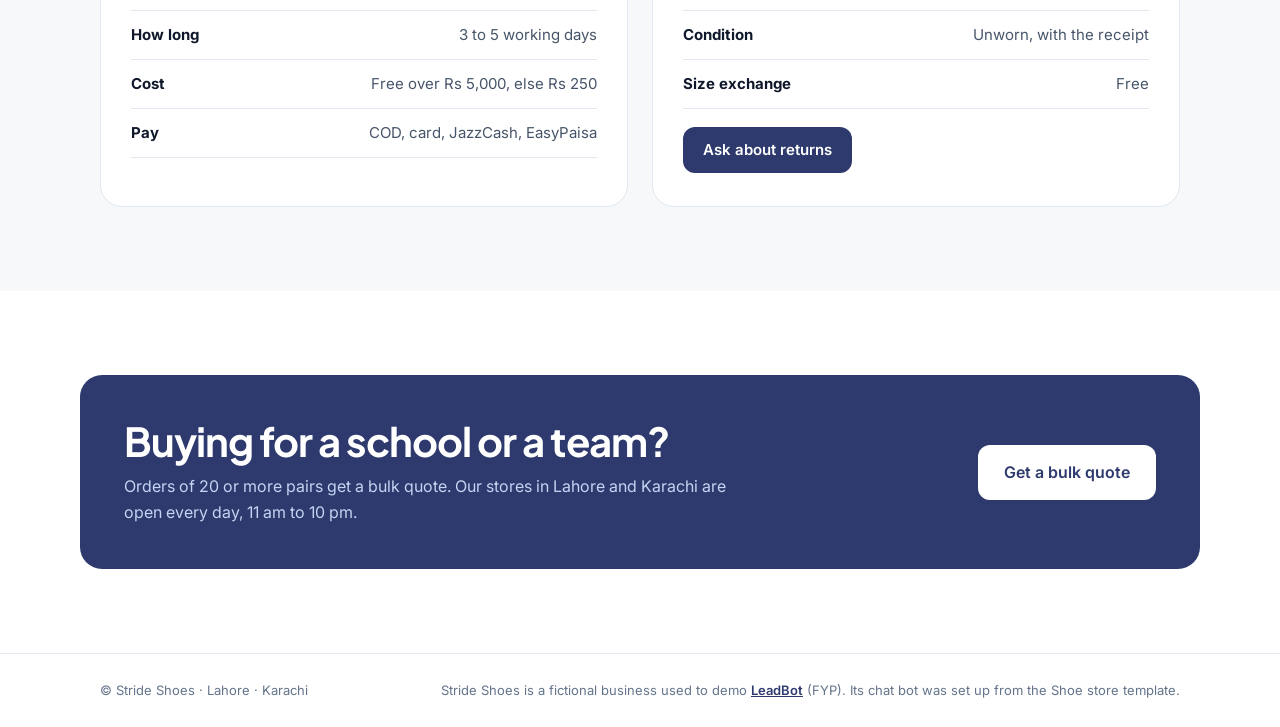
<file: static/demo/stride.html>
<!doctype html>
<html lang="en">
<head>
  <meta charset="utf-8">
  <meta name="viewport" content="width=device-width, initial-scale=1">
  <title>Stride Shoes | Shoes for every step</title>
  <link rel="stylesheet" href="/static/fonts/fonts.css">
  <link rel="stylesheet" href="/static/demo/stride.css">
</head>
<body>
  <!-- A second, unrelated demo business. Its prices and policies match the Shoe store template's
       knowledge base, and its chat bot is added with the same one-line LeadBot embed code. -->
  <header class="nav">
    <div class="wrap nav-in">
      <a class="logo" href="#top">Stride<span>.</span></a>
      <nav class="links">
        <a href="#shop">Shop</a>
        <a href="#delivery">Delivery</a>
        <a href="#returns">Returns</a>
        <a href="#bulk">Bulk orders</a>
      </nav>
      <button class="btn" data-chat>Ask us anything</button>
    </div>
  </header>

  <section class="hero" id="top">
    <div class="wrap hero-in">
      <div>
        <p class="eyebrow">Men &middot; Women &middot; Kids</p>
        <h1>Shoes for <em>every step</em></h1>
        <p class="lead">Sneakers, formal shoes, khussa and school shoes, delivered across Pakistan in 3 to 5 working days. Cash on delivery, free delivery over Rs 5,000.</p>
        <div class="cta">
          <a class="btn btn-lg" href="#shop">Shop the range</a>
          <button class="btn btn-ghost btn-lg" data-chat="Do you have my size?">Find my size</button>
        </div>
      </div>
      <svg class="hero-art" viewBox="0 0 420 260" aria-hidden="true">
        <ellipse cx="210" cy="226" rx="170" ry="16" fill="#1C1B18" opacity=".08"/>
        <path d="M48 196c0-30 20-44 46-52l72-24c20-8 34-24 44-44l10-18c6-10 22-12 30-2 18 22 46 34 76 36 30 2 50 22 50 52v30c0 14-10 22-24 22H72c-14 0-24-8-24-22z" fill="#2E3A6E"/>
        <path d="M48 196h324v14c0 14-10 22-24 22H72c-14 0-24-8-24-22z" fill="#FFFDF8"/>
        <path d="M200 92l26 18M188 108l26 18M176 124l26 18" stroke="#FFFDF8" stroke-width="7" stroke-linecap="round"/>
        <path d="M262 102c22 22 54 34 96 36" stroke="#C2D5F2" stroke-width="6" stroke-linecap="round" fill="none"/>
      </svg>
    </div>
  </section>

  <section class="strip">
    <div class="wrap strip-in">
      <div><b>3 to 5 days</b><span>delivery across Pakistan</span></div>
      <div><b>Free</b><span>delivery over Rs 5,000</span></div>
      <div><b>7 days</b><span>easy returns and exchange</span></div>
      <div><b>COD</b><span>cash on delivery</span></div>
    </div>
  </section>

  <section id="shop" class="section">
    <div class="wrap">
      <p class="eyebrow">Shop</p>
      <h2>Starting prices</h2>
      <div class="grid">
        <article class="product"><div class="pic p1"></div><h3>Sneakers &amp; joggers</h3><p class="price"><small>from</small> Rs 4,500</p>
          <button class="btn btn-ghost" data-chat="Do you have sneakers in size 43?">Ask about this</button></article>
        <article class="product"><div class="pic p2"></div><h3>Formal shoes</h3><p class="price"><small>from</small> Rs 6,000</p>
          <button class="btn btn-ghost" data-chat="I need formal shoes in size 42">Ask about this</button></article>
        <article class="product"><div class="pic p3"></div><h3>Khussa</h3><p class="price"><small>from</small> Rs 2,500</p>
          <button class="btn btn-ghost" data-chat="Khussa ki qeemat kya hai?">Ask about this</button></article>
        <article class="product"><div class="pic p4"></div><h3>Kids' shoes</h3><p class="price"><small>from</small> Rs 2,000</p>
          <button class="btn btn-ghost" data-chat="Kids school shoes size 30 chahiye">Ask about this</button></article>
      </div>
      <p class="fine">Adult sizes EU 36 to 46, kids' sizes EU 24 to 35. Between sizes? We suggest the larger one.</p>
    </div>
  </section>

  <section id="delivery" class="section alt">
    <div class="wrap two">
      <div class="panel">
        <p class="eyebrow">Delivery</p>
        <h2>To your door</h2>
        <ul class="list">
          <li><b>Where</b><span>All of Pakistan</span></li>
          <li><b>How long</b><span>3 to 5 working days</span></li>
          <li><b>Cost</b><span>Free over Rs 5,000, else Rs 250</span></li>
          <li><b>Pay</b><span>COD, card, JazzCash, EasyPaisa</span></li>
        </ul>
      </div>
      <div class="panel" id="returns">
        <p class="eyebrow">Returns</p>
        <h2>Wrong size? No problem</h2>
        <ul class="list">
          <li><b>Window</b><span>7 days from delivery</span></li>
          <li><b>Condition</b><span>Unworn, with the receipt</span></li>
          <li><b>Size exchange</b><span>Free</span></li>
        </ul>
        <button class="btn" data-chat="What is your return policy?">Ask about returns</button>
      </div>
    </div>
  </section>

  <section id="bulk" class="section">
    <div class="wrap banner">
      <div>
        <h2>Buying for a school or a team?</h2>
        <p>Orders of 20 or more pairs get a bulk quote. Our stores in Lahore and Karachi are open every day, 11 am to 10 pm.</p>
      </div>
      <button class="btn btn-light btn-lg" data-chat="We need 25 pairs for our school. Do you do bulk orders?">Get a bulk quote</button>
    </div>
  </section>

  <footer class="foot">
    <div class="wrap foot-in">
      <span>&copy; Stride Shoes &middot; Lahore &middot; Karachi</span>
      <span>Stride Shoes is a fictional business used to demo <a href="/">LeadBot</a> (FYP). Its chat bot was set up from the Shoe store template.</span>
    </div>
  </footer>

  <!-- The LeadBot embed code, exactly as the owner copies it from Setup & install -->
  <script src="/static/widget.js" data-bot="stride-shoes" data-color="#2E3A6E" data-teaser="Need help with sizes or delivery? Ask me!" defer></script>
  <script>
    document.querySelectorAll("[data-chat]").forEach(b => b.addEventListener("click", () => {
      if (window.LeadBot) window.LeadBot.open(b.dataset.chat || "");
    }));
  </script>
</body>
</html>
</file>
<file: static/fonts/fonts.css>
/* Local copies of Plus Jakarta Sans (headings) and Inter (body text), both under the SIL Open Font
   License (see the OFL files here), so every page shows the right fonts with no internet.
   Variable fonts: one file covers every weight. Fraunces is kept here only for the report PDF. */
@font-face {
  font-family: "Plus Jakarta Sans";
  src: url("/static/fonts/PlusJakartaSans-Variable.ttf") format("truetype");
  font-weight: 200 800;
  font-style: normal;
  font-display: swap;
}
@font-face {
  font-family: "Inter";
  src: url("/static/fonts/Inter-Variable.ttf") format("truetype");
  font-weight: 100 900;
  font-style: normal;
  font-display: swap;
}
</file>
<file: static/site.css>
/* BrightPath Solar demo website. Fonts: Plus Jakarta Sans (headings) + Inter (body), both served
   from static/fonts, so the page looks the same with no internet. */
:root {
  --ink: #0F172A; --ink-2: #334155; --text: #475569; --muted: #64748B;
  --line: #E2E8F0; --page: #FFFFFF; --alt: #F6F8FA; --card: #FFFFFF;
  --green: #047857; --green-d: #065F46; --green-dk: #064E3B; --green-tint: #D1FAE5; --green-tint-2: #ECFDF5;
  --sand: #FEF3C7; --brown: #B45309;
  --radius-card: 24px; --shadow: 0 4px 28px rgba(15, 23, 42, .06);
  --font-display: "Plus Jakarta Sans", "Inter", -apple-system, "Segoe UI", sans-serif;
  --font-body: "Inter", -apple-system, BlinkMacSystemFont, "Segoe UI", sans-serif;
}
* { box-sizing: border-box; }
html { scroll-behavior: smooth; }
body { margin: 0; font-family: var(--font-body); color: var(--ink); background: var(--page); line-height: 1.6; -webkit-font-smoothing: antialiased; }
h1, h2, h3, h4 { font-family: var(--font-display); font-weight: 600; line-height: 1.12; margin: 0; letter-spacing: -.015em; }
em { font-family: var(--font-display); font-style: italic; font-weight: 600; }
a { color: inherit; }
.wrap { max-width: 1160px; margin: 0 auto; padding: 0 20px; }

/* buttons */
.btn { display: inline-block; border: 0; border-radius: 12px; padding: 11px 20px; font: inherit; font-weight: 600; font-size: 15px; cursor: pointer; text-decoration: none; transition: background .15s, transform .15s, box-shadow .15s; }
.btn:hover { transform: translateY(-1px); }
.btn-lg { padding: 15px 26px; font-size: 16px; }
.btn-sun { background: var(--green); color: #fff; }
.btn-sun:hover { background: var(--green-d); }
.btn-dark { background: var(--ink); color: #fff; }
.btn-dark:hover { background: #1E293B; }
.btn-ghost { background: var(--card); color: var(--ink); box-shadow: inset 0 0 0 1px var(--line); }
.btn-ghost:hover { box-shadow: inset 0 0 0 1px var(--green); }

/* nav */
.nav { position: sticky; top: 0; z-index: 10; background: rgba(255, 255, 255, .9); backdrop-filter: blur(8px); border-bottom: 1px solid var(--line); }
.nav-in { display: flex; align-items: center; gap: 24px; height: 70px; }
.logo { display: flex; align-items: center; gap: 8px; font-family: var(--font-display); font-weight: 600; font-size: 22px; text-decoration: none; }
.logo svg { width: 30px; height: 30px; }
.logo span { color: var(--green); font-style: italic; }
.links { display: flex; gap: 24px; margin-left: auto; font-size: 15px; font-weight: 500; }
.links a { text-decoration: none; color: var(--ink-2); }
.links a:hover { color: var(--green); }

/* hero */
.hero { background: linear-gradient(160deg, #F0FDF4 0%, #FFFFFF 100%); padding: 80px 0 88px; }
.hero-in { display: grid; grid-template-columns: 1.1fr 1fr; gap: 40px; align-items: center; }
.eyebrow { font-family: var(--font-body); text-transform: uppercase; letter-spacing: .1em; font-size: 12px; font-weight: 600; color: var(--green); margin: 0 0 12px; }
.hero h1 { font-size: clamp(38px, 5.4vw, 62px); }
.hero h1 em { color: var(--green); }
.lead { font-size: 19px; color: var(--text); margin: 20px 0 30px; max-width: 34em; }
.cta { display: flex; gap: 12px; flex-wrap: wrap; }
.trust { list-style: none; padding: 0; margin: 30px 0 0; display: flex; gap: 18px; flex-wrap: wrap; font-size: 14px; font-weight: 500; color: var(--ink-2); }
.trust li::before { content: "\2713"; color: var(--green); font-weight: 700; margin-right: 6px; }
.hero-art { width: 100%; max-width: 440px; justify-self: center; filter: drop-shadow(0 20px 30px rgba(4, 120, 87, .14)); }

/* stats strip */
.stats { background: var(--green-dk); color: #fff; }
.stats-in { display: grid; grid-template-columns: repeat(4, 1fr); gap: 20px; padding-top: 30px; padding-bottom: 30px; text-align: center; }
.stats b { display: block; font-family: var(--font-display); font-weight: 600; font-size: 34px; color: #fff; }
.stats span { font-size: 14px; color: #A7F3D0; }

/* sections */
.section { padding: 88px 0; }
.section.alt { background: var(--alt); }
.section h2 { font-size: clamp(28px, 3.6vw, 40px); margin-bottom: 38px; }
.grid3 { display: grid; grid-template-columns: repeat(3, 1fr); gap: 20px; }
.card { border: 1px solid var(--line); border-radius: var(--radius-card); padding: 26px; background: var(--card); box-shadow: var(--shadow); }
.card h3 { font-size: 20px; margin: 16px 0 6px; }
.card p { margin: 0; color: var(--text); font-size: 15px; }
.ico { width: 46px; height: 46px; border-radius: 14px; background: var(--green-tint); color: var(--green-d); display: grid; place-items: center; font-size: 22px; }

/* packages */
.price { position: relative; background: var(--card); border: 1px solid var(--line); border-radius: var(--radius-card); padding: 30px; display: flex; flex-direction: column; gap: 10px; box-shadow: var(--shadow); }
.price.featured { border: 2px solid var(--green); box-shadow: 0 16px 40px rgba(4, 120, 87, .12); }
.price h3 { font-size: 22px; }
.price .amt { font-family: var(--font-body); font-size: 30px; font-weight: 700; margin: 0; letter-spacing: -.02em; color: var(--ink); }
.price .amt small { font-size: 14px; font-weight: 500; color: var(--muted); letter-spacing: 0; }
.price p { margin: 0; color: var(--text); font-size: 15px; flex: 1; }
.price .btn { align-self: flex-start; margin-top: 8px; }
.tag { position: absolute; top: -12px; right: 22px; background: var(--green); color: #fff; font-size: 12px; font-weight: 600; padding: 3px 11px; border-radius: 99px; }
.fine { color: var(--muted); font-size: 14px; margin: 26px 0 0; }

/* steps */
.steps { list-style: none; padding: 0; margin: 0; display: grid; grid-template-columns: repeat(5, 1fr); gap: 16px; counter-reset: s; }
.steps li { counter-increment: s; border-top: 2px solid var(--green); padding-top: 16px; }
.steps li::before { content: counter(s); display: grid; place-items: center; width: 32px; height: 32px; border-radius: 50%; background: var(--green-tint); color: var(--green-d); font-weight: 700; font-size: 14px; margin-bottom: 12px; }
.steps b { display: block; font-size: 16px; font-weight: 600; }
.steps span { color: var(--text); font-size: 14px; }

/* warranty + financing */
.two { display: grid; grid-template-columns: 1fr 1fr; gap: 24px; }
.panel { background: var(--card); border: 1px solid var(--line); border-radius: var(--radius-card); padding: 32px; box-shadow: var(--shadow); }
.panel h2 { margin-bottom: 18px; }
.list { list-style: none; padding: 0; margin: 0 0 20px; }
.list li { display: flex; justify-content: space-between; gap: 12px; padding: 13px 0; border-bottom: 1px solid var(--line); font-size: 15px; }
.list li b { font-weight: 600; }
.list li span { color: var(--text); text-align: right; }

/* contact banner */
.banner { background: var(--green-d); color: #fff; border-radius: var(--radius-card); padding: 48px; display: flex; align-items: center; justify-content: space-between; gap: 28px; }
.banner h2 { margin-bottom: 10px; color: #fff; }
.banner p { margin: 0; color: #A7F3D0; max-width: 40em; }
.banner .btn-sun { background: #fff; color: var(--green-d); }
.banner .btn-sun:hover { background: var(--green-tint); }

.foot { border-top: 1px solid var(--line); padding: 26px 0; font-size: 13px; color: var(--muted); }
.foot-in { display: flex; justify-content: space-between; gap: 12px; flex-wrap: wrap; }
.foot a { color: var(--green); font-weight: 600; }

/* tablet */
@media (max-width: 900px) {
  .links { display: none; }
  .nav-in .btn { margin-left: auto; }
  .hero-in, .two { grid-template-columns: 1fr; }
  .hero-art { max-width: 320px; }
  .grid3 { grid-template-columns: 1fr 1fr; }
  .steps { grid-template-columns: 1fr 1fr; }
  .stats-in { grid-template-columns: repeat(2, 1fr); }
}
/* phone */
@media (max-width: 600px) {
  .hero { padding: 48px 0 56px; }
  .section { padding: 60px 0; }
  .grid3, .steps { grid-template-columns: 1fr; }
  .banner { flex-direction: column; align-items: flex-start; padding: 30px; }
  .nav-in .btn { padding: 8px 12px; font-size: 14px; }
  .logo { font-size: 19px; }
}

/* ---------- Commerce Emerald skin ---------- */
h1, h2, h3, h4 { font-weight: 700; letter-spacing: -.025em; }
em { font-style: normal; font-weight: inherit; color: var(--green); text-decoration: underline; text-decoration-color: #6EE7B7;
     text-decoration-thickness: .14em; text-underline-offset: .14em; text-decoration-skip-ink: none; }
</file>
<file: static/product.css>
/* LeadBot product pages: landing, sign-up / log-in, setup wizard. Same palette as the admin panel. */
:root {
  --ink: #0F172A; --ink-2: #334155; --text: #475569; --muted: #64748B; --faint: #94A3B8;
  --line: #E2E8F0; --line-2: #EEF2F6; --page: #FFFFFF; --alt: #F6F8FA; --card: #FFFFFF;
  --green: #047857; --green-d: #065F46; --green-dk: #064E3B; --tint: #D1FAE5; --tint-2: #ECFDF5;
  --danger: hsl(0 84.2% 60.2%); --shadow: 0 4px 28px rgba(15, 23, 42, .06);
  --font-display: "Plus Jakarta Sans", "Inter", -apple-system, "Segoe UI", sans-serif; --font-body: "Inter", -apple-system, "Segoe UI", sans-serif;
}
* { box-sizing: border-box; }
html { scroll-behavior: smooth; }
body { margin: 0; font-family: var(--font-body); color: var(--ink); background: var(--page); line-height: 1.6; -webkit-font-smoothing: antialiased; }
h1, h2, h3 { font-family: var(--font-display); font-weight: 600; line-height: 1.12; margin: 0; letter-spacing: -.015em; }
em { font-family: var(--font-display); font-style: italic; color: var(--green); }
a { color: inherit; }
.wrap { max-width: 1160px; margin: 0 auto; padding: 0 20px; }
[hidden] { display: none !important; }

.btn { display: inline-block; border: 0; border-radius: 12px; padding: 11px 20px; font: inherit; font-weight: 600; font-size: 15px; cursor: pointer; text-decoration: none; background: var(--green); color: #fff; transition: background .15s, transform .15s; }
.btn:hover { background: var(--green-d); transform: translateY(-1px); }
.btn:disabled { opacity: .55; cursor: default; transform: none; }
.btn-lg { padding: 15px 26px; font-size: 16px; }
.btn-ghost { background: var(--card); color: var(--ink); box-shadow: inset 0 0 0 1px var(--line); }
.btn-ghost:hover { background: var(--card); box-shadow: inset 0 0 0 1px var(--green); }
.btn-sm { padding: 7px 13px; font-size: 13px; }
.btn-danger { background: transparent; color: var(--danger); box-shadow: inset 0 0 0 1px #F5C2C2; }
.btn-danger:hover { background: #FEF2F2; }

/* nav */
.nav { position: sticky; top: 0; z-index: 10; background: rgba(255, 255, 255, .9); backdrop-filter: blur(8px); border-bottom: 1px solid var(--line); }
.nav-in { display: flex; align-items: center; gap: 22px; height: 68px; }
.logo { display: flex; align-items: center; gap: 9px; font-family: var(--font-display); font-weight: 800; font-size: 22px; letter-spacing: -.03em; text-decoration: none; }
.logo svg { width: 28px; height: 28px; }
.links { display: flex; gap: 22px; margin-left: auto; font-size: 15px; font-weight: 500; }
.links a { text-decoration: none; color: var(--ink-2); }
.links a:hover { color: var(--green); }
.nav-cta { display: flex; gap: 10px; }

/* landing */
.hero { background: linear-gradient(160deg, #F0FDF4 0%, #FFFFFF 100%); padding: 80px 0 90px; }
.hero-in { display: grid; grid-template-columns: 1.15fr 1fr; gap: 44px; align-items: center; }
.eyebrow { text-transform: uppercase; letter-spacing: .1em; font-size: 12px; font-weight: 600; color: var(--green); margin: 0 0 12px; }
.hero h1 { font-size: clamp(38px, 5.2vw, 60px); }
.lead { font-size: 19px; color: var(--text); margin: 20px 0 30px; max-width: 34em; }
.cta { display: flex; gap: 12px; flex-wrap: wrap; }
.mock { background: var(--card); border: 1px solid var(--line); border-radius: 22px; box-shadow: 0 20px 50px rgba(4, 120, 87, .14); overflow: hidden; }
.mock-head { background: var(--green-d); color: #fff; padding: 12px 16px; font-family: var(--font-display); font-weight: 600; }
.mock-body { padding: 16px; display: flex; flex-direction: column; gap: 8px; background: var(--alt); }
.bub { max-width: 82%; padding: 8px 12px; border-radius: 14px; font-size: 14px; }
.bub.u { align-self: flex-end; background: var(--green); color: #fff; border-bottom-right-radius: 4px; }
.bub.b { align-self: flex-start; background: #fff; border: 1px solid var(--line); border-bottom-left-radius: 4px; }
.mock-lead { display: flex; justify-content: space-between; align-items: center; padding: 12px 16px; font-size: 13px; border-top: 1px solid var(--line); }
.tag { background: #B45309; color: #fff; font-weight: 700; font-size: 12px; border-radius: 99px; padding: 2px 9px; }

.section { padding: 84px 0; }
.section.alt { background: var(--alt); }
.section h2 { font-size: clamp(28px, 3.6vw, 40px); margin-bottom: 34px; }
.steps { list-style: none; padding: 0; margin: 0; display: grid; grid-template-columns: repeat(4, 1fr); gap: 18px; counter-reset: s; }
.steps li { counter-increment: s; background: var(--card); border: 1px solid var(--line); border-radius: 20px; padding: 22px; box-shadow: var(--shadow); }
.steps li::before { content: counter(s); display: grid; place-items: center; width: 32px; height: 32px; border-radius: 50%; background: var(--tint); color: var(--green-d); font-weight: 700; font-size: 14px; margin-bottom: 12px; }
.steps b { display: block; font-family: var(--font-display); font-weight: 600; font-size: 18px; margin-bottom: 4px; }
.steps span { color: var(--text); font-size: 14.5px; }
.grid3 { display: grid; grid-template-columns: repeat(3, 1fr); gap: 18px; }
.card { background: var(--card); border: 1px solid var(--line); border-radius: 20px; padding: 24px; box-shadow: var(--shadow); }
.card h3 { font-size: 19px; margin-bottom: 6px; }
.card p { margin: 0; color: var(--text); font-size: 15px; }
.demos { display: grid; grid-template-columns: 1fr 1fr; gap: 20px; }
.demo { border-radius: 22px; padding: 28px; color: #fff; display: flex; flex-direction: column; gap: 10px; min-height: 230px; }
.demo.solar { background: linear-gradient(135deg, #064E3B, #047857); }
.demo.shoes { background: linear-gradient(135deg, #0F172A, #2E3A6E); }
.demo h3 { font-size: 26px; color: #fff; }
.demo p { margin: 0; color: #D1FAE5; flex: 1; }
.demo.shoes p { color: #DCE6FF; }
.demo .btn { align-self: flex-start; background: #fff; color: var(--ink); }
.demo small { font-size: 12px; opacity: .8; }
.foot { border-top: 1px solid var(--line); padding: 26px 0; font-size: 13px; color: var(--muted); }
.foot-in { display: flex; justify-content: space-between; gap: 12px; flex-wrap: wrap; }

/* forms (auth + setup) */
label.field { display: grid; gap: 5px; font-size: 13.5px; font-weight: 600; color: var(--ink-2); margin-bottom: 14px; }
label.field small { font-weight: 400; color: var(--muted); }
.field input, .field select, .field textarea { width: 100%; border: 1px solid var(--line); border-radius: 10px; padding: 10px 12px; font: inherit; font-size: 14.5px; font-weight: 400; background: #fff; color: var(--ink); }
.field textarea { resize: vertical; min-height: 90px; }
.field input:focus, .field select:focus, .field textarea:focus { outline: none; border-color: var(--green); }
.err { color: var(--danger); font-size: 14px; margin: 0 0 12px; min-height: 1em; }
.ok { color: var(--green-d); font-size: 14px; }

/* auth */
.auth { min-height: calc(100vh - 69px); display: grid; place-items: center; padding: 40px 16px; background: linear-gradient(160deg, #F0FDF4 0%, #FFFFFF 100%); }
.auth-card { width: 100%; max-width: 440px; background: var(--card); border: 1px solid var(--line); border-radius: 22px; padding: 30px; box-shadow: 0 20px 50px rgba(4, 120, 87, .12); }
.auth-card h1 { font-size: 30px; margin-bottom: 4px; }
.auth-card .sub { color: var(--text); margin: 0 0 20px; font-size: 15px; }
.auth-switch { margin-top: 16px; font-size: 14px; color: var(--text); text-align: center; }
.auth-switch a { color: var(--green); font-weight: 600; }
.demo-hint { margin-top: 18px; padding: 12px 14px; background: var(--alt); border-radius: 12px; font-size: 13px; color: var(--text); }
.demo-hint b { color: var(--ink); }

/* setup wizard */
.setup { display: grid; grid-template-columns: 230px 1fr 380px; gap: 22px; max-width: 1320px; margin: 0 auto; padding: 24px 20px 40px; align-items: start; }
.stepnav { position: sticky; top: 92px; display: flex; flex-direction: column; gap: 4px; }
.stepnav button { text-align: left; border: 0; background: none; border-radius: 10px; padding: 10px 12px; font: inherit; font-size: 14.5px; font-weight: 500; color: var(--ink-2); cursor: pointer; display: flex; gap: 10px; align-items: center; }
.stepnav button i { font-style: normal; width: 24px; height: 24px; border-radius: 50%; background: var(--line-2); display: grid; place-items: center; font-size: 12px; font-weight: 700; flex: none; }
.stepnav button.active { background: var(--tint-2); color: var(--green-d); }
.stepnav button.active i { background: var(--green); color: #fff; }
.stepnav button.done i { background: var(--tint); color: var(--green-d); }
.stepnav .dash { margin-top: 14px; }
.pane { background: var(--card); border: 1px solid var(--line); border-radius: 20px; padding: 26px; box-shadow: var(--shadow); }
.pane h2 { font-size: 26px; margin-bottom: 4px; }
.pane .sub { color: var(--text); margin: 0 0 20px; }
.row2 { display: grid; grid-template-columns: 1fr 1fr; gap: 14px; }
.actions { display: flex; gap: 10px; align-items: center; flex-wrap: wrap; margin-top: 8px; }
.tpl { display: grid; grid-template-columns: repeat(3, 1fr); gap: 10px; margin-bottom: 16px; }
.tpl button { border: 1px solid var(--line); background: #fff; border-radius: 14px; padding: 14px; font: inherit; text-align: left; cursor: pointer; }
.tpl button b { display: block; font-size: 15px; }
.tpl button span { font-size: 12.5px; color: var(--muted); }
.tpl button.active { border-color: var(--green); background: var(--tint-2); box-shadow: inset 0 0 0 1px var(--green); }
.kb-text { font: 13.5px/1.6 ui-monospace, Consolas, monospace !important; min-height: 300px !important; }
.import { display: grid; grid-template-columns: 1fr 1fr; gap: 12px; margin: 6px 0 16px; }
.box { border: 1px dashed var(--line); border-radius: 14px; padding: 14px; font-size: 14px; background: var(--alt); }
.box b { display: block; margin-bottom: 4px; }
.box .inline { display: flex; gap: 8px; margin-top: 8px; }
.box select { display: block; width: 100%; margin-top: 10px; border: 1px solid var(--line); background: #fff; border-radius: 10px; padding: 9px 12px; font: inherit; font-size: 14px; color: var(--ink); }
.box input[type=url] { flex: 1; min-width: 0; border: 1px solid var(--line); border-radius: 10px; padding: 8px 10px; font: inherit; font-size: 14px; }
.pill-note { display: inline-block; font-size: 12.5px; color: var(--green-d); background: var(--tint-2); border-radius: 99px; padding: 2px 10px; }
.color-row { display: flex; gap: 8px; align-items: center; flex-wrap: wrap; margin-bottom: 14px; }
.swatch { width: 34px; height: 34px; border-radius: 50%; border: 2px solid #fff; box-shadow: 0 0 0 1px var(--line); cursor: pointer; }
.swatch.active { box-shadow: 0 0 0 2px var(--ink); }
.color-row input[type=color] { width: 40px; height: 36px; border: 1px solid var(--line); border-radius: 8px; background: #fff; padding: 2px; }
.code { position: relative; background: #0F172A; color: #ECFDF5; border-radius: 14px; padding: 14px 16px; font: 12.5px/1.6 ui-monospace, Consolas, monospace; white-space: pre-wrap; word-break: break-all; margin: 8px 0 6px; }
.code button { position: absolute; top: 8px; right: 8px; background: #047857; color: #fff; border: 0; border-radius: 8px; padding: 5px 10px; font: 600 12px Inter, sans-serif; cursor: pointer; }
.preview { position: sticky; top: 92px; display: flex; flex-direction: column; gap: 8px; }
.preview-head { display: flex; justify-content: space-between; align-items: center; font-size: 13px; color: var(--muted); }
.preview-head b { color: var(--ink); font-size: 14px; }
.preview iframe { width: 100%; height: 600px; max-height: calc(100vh - 150px); border: 1px solid var(--line); border-radius: 22px; box-shadow: 0 20px 50px rgba(15, 23, 42, .12); background: var(--card); }
.preview .actions { margin: 0; }

@media (max-width: 1100px) {
  .setup { grid-template-columns: 1fr; }
  .stepnav { position: static; flex-direction: row; flex-wrap: wrap; }
  .preview { position: static; }
}
@media (max-width: 900px) {
  .links { display: none; }
  .hero-in, .demos { grid-template-columns: 1fr; }
  .steps { grid-template-columns: 1fr 1fr; }
  .grid3 { grid-template-columns: 1fr 1fr; }
}
@media (max-width: 600px) {
  .hero { padding: 48px 0 56px; }
  .section { padding: 60px 0; }
  .steps, .grid3, .row2, .import, .tpl { grid-template-columns: 1fr; }
  .nav-cta .btn-ghost { display: none; }
}

/* ---------- Commerce Emerald skin ---------- */
h1, h2, h3, h4 { font-weight: 700; letter-spacing: -.025em; }
em { font-style: normal; font-weight: inherit; color: var(--green); text-decoration: underline; text-decoration-color: #6EE7B7;
     text-decoration-thickness: .14em; text-underline-offset: .14em; text-decoration-skip-ink: none; }

/* ---------- logo ---------- */
.logo .mark { display: block; width: 30px; height: 30px; border-radius: 8px; }
.logo .bot { color: var(--green); }
</file>
<file: static/demo/stride.css>
/* Stride Shoes demo site: the same palette as LeadBot, led by navy instead of green. */
:root {
  --ink: #0F172A; --text: #475569; --muted: #64748B; --line: #E2E8F0; --page: #FFFFFF; --alt: #F6F8FA;
  --navy: #2E3A6E; --navy-d: #0F172A; --blue: #2B5CE6; --sky: #C2D5F2; --sky-l: #EEF3FB;
  --font-display: "Plus Jakarta Sans", "Inter", -apple-system, "Segoe UI", sans-serif; --font-body: "Inter", -apple-system, "Segoe UI", sans-serif;
}
* { box-sizing: border-box; }
html { scroll-behavior: smooth; }
body { margin: 0; font-family: var(--font-body); color: var(--ink); background: var(--page); line-height: 1.6; }
h1, h2, h3 { font-family: var(--font-display); font-weight: 600; line-height: 1.12; margin: 0; letter-spacing: -.015em; }
em { font-family: var(--font-display); font-style: italic; color: var(--navy); }
a { color: inherit; }
.wrap { max-width: 1120px; margin: 0 auto; padding: 0 20px; }

.btn { display: inline-block; border: 0; border-radius: 12px; padding: 11px 20px; font: inherit; font-weight: 600; font-size: 15px; cursor: pointer; text-decoration: none; background: var(--navy); color: #fff; transition: transform .15s, background .15s; }
.btn:hover { transform: translateY(-1px); background: var(--navy-d); }
.btn-lg { padding: 15px 26px; font-size: 16px; }
.btn-ghost { background: #fff; color: var(--ink); box-shadow: inset 0 0 0 1px var(--line); }
.btn-ghost:hover { background: var(--sky-l); }
.btn-light { background: #fff; color: var(--navy); }
.btn-light:hover { background: var(--sky-l); }

.nav { position: sticky; top: 0; z-index: 10; background: rgba(255, 255, 255, .9); backdrop-filter: blur(8px); border-bottom: 1px solid var(--line); }
.nav-in { display: flex; align-items: center; gap: 24px; height: 68px; }
.logo { font-family: var(--font-display); font-weight: 600; font-size: 26px; text-decoration: none; }
.logo span { color: var(--blue); }
.links { display: flex; gap: 24px; margin-left: auto; font-size: 15px; font-weight: 500; }
.links a { text-decoration: none; color: var(--text); }
.links a:hover { color: var(--navy); }

.hero { background: linear-gradient(160deg, #EEF3FB 0%, #E7EFFB 100%); padding: 76px 0 84px; }
.hero-in { display: grid; grid-template-columns: 1.1fr 1fr; gap: 40px; align-items: center; }
.eyebrow { text-transform: uppercase; letter-spacing: .1em; font-size: 12px; font-weight: 600; color: var(--navy); margin: 0 0 12px; }
.hero h1 { font-size: clamp(38px, 5.4vw, 62px); }
.lead { font-size: 19px; color: var(--text); margin: 20px 0 30px; max-width: 34em; }
.cta { display: flex; gap: 12px; flex-wrap: wrap; }
.hero-art { width: 100%; max-width: 440px; justify-self: center; }

.strip { background: var(--navy); color: #fff; }
.strip-in { display: grid; grid-template-columns: repeat(4, 1fr); gap: 20px; padding-top: 26px; padding-bottom: 26px; text-align: center; }
.strip b { display: block; font-family: var(--font-display); font-size: 28px; }
.strip span { font-size: 14px; color: var(--sky); }

.section { padding: 84px 0; }
.section.alt { background: var(--alt); }
.section h2 { font-size: clamp(28px, 3.6vw, 40px); margin-bottom: 34px; }
.grid { display: grid; grid-template-columns: repeat(4, 1fr); gap: 18px; }
.product { background: #fff; border: 1px solid var(--line); border-radius: 22px; padding: 16px 16px 20px; display: flex; flex-direction: column; gap: 8px; }
.pic { height: 150px; border-radius: 16px; }
.p1 { background: linear-gradient(135deg, #2E3A6E, #2B5CE6); }
.p2 { background: linear-gradient(135deg, #0F172A, #334155); }
.p3 { background: linear-gradient(135deg, #7A5A2A, #F2E3CF); }
.p4 { background: linear-gradient(135deg, #3E5C3F, #DEEBDB); }
.product h3 { font-size: 19px; margin-top: 6px; }
.price { font-weight: 700; font-size: 22px; margin: 0; }
.price small { font-weight: 500; font-size: 13px; color: var(--muted); }
.product .btn { margin-top: auto; align-self: flex-start; padding: 8px 14px; font-size: 14px; }
.fine { color: var(--muted); font-size: 14px; margin: 22px 0 0; }

.two { display: grid; grid-template-columns: 1fr 1fr; gap: 24px; }
.panel { background: #fff; border: 1px solid var(--line); border-radius: 22px; padding: 30px; }
.panel h2 { margin-bottom: 18px; }
.list { list-style: none; padding: 0; margin: 0 0 18px; }
.list li { display: flex; justify-content: space-between; gap: 12px; padding: 12px 0; border-bottom: 1px solid var(--line); font-size: 15px; }
.list li span { color: var(--text); text-align: right; }

.banner { background: var(--navy); color: #fff; border-radius: 22px; padding: 44px; display: flex; align-items: center; justify-content: space-between; gap: 28px; }
.banner h2 { color: #fff; margin-bottom: 10px; }
.banner p { margin: 0; color: var(--sky); max-width: 40em; }

.foot { border-top: 1px solid var(--line); padding: 26px 0; font-size: 13px; color: var(--muted); }
.foot-in { display: flex; justify-content: space-between; gap: 12px; flex-wrap: wrap; }
.foot a { color: var(--navy); font-weight: 600; }

@media (max-width: 900px) {
  .links { display: none; }
  .nav-in .btn { margin-left: auto; }
  .hero-in, .two { grid-template-columns: 1fr; }
  .grid { grid-template-columns: 1fr 1fr; }
  .strip-in { grid-template-columns: repeat(2, 1fr); }
}
@media (max-width: 600px) {
  .hero { padding: 48px 0 56px; }
  .section { padding: 60px 0; }
  .grid { grid-template-columns: 1fr; }
  .banner { flex-direction: column; align-items: flex-start; padding: 28px; }
}

/* ---------- Commerce Emerald skin ---------- */
h1, h2, h3, h4 { font-weight: 700; letter-spacing: -.025em; }
em { font-style: normal; font-weight: inherit; color: var(--navy); text-decoration: underline; text-decoration-color: var(--sky);
     text-decoration-thickness: .14em; text-underline-offset: .14em; text-decoration-skip-ink: none; }
</file>
